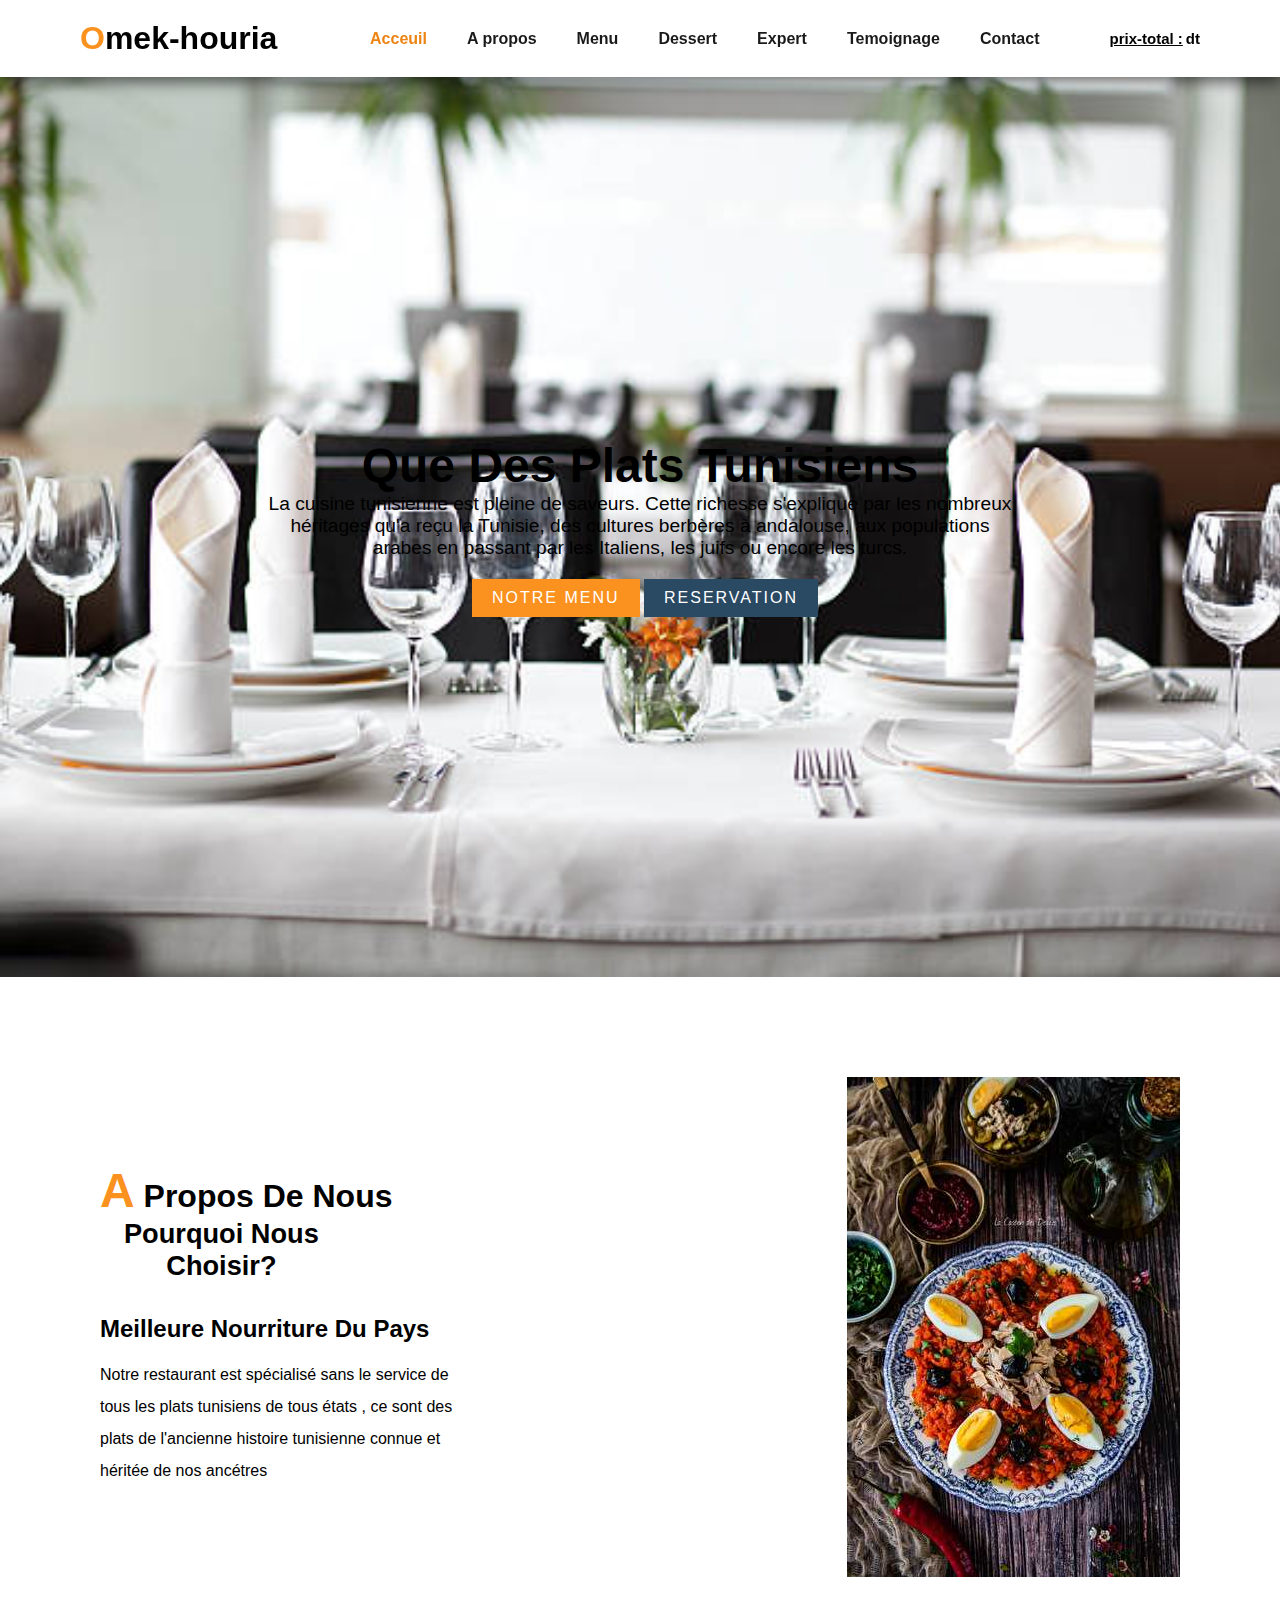
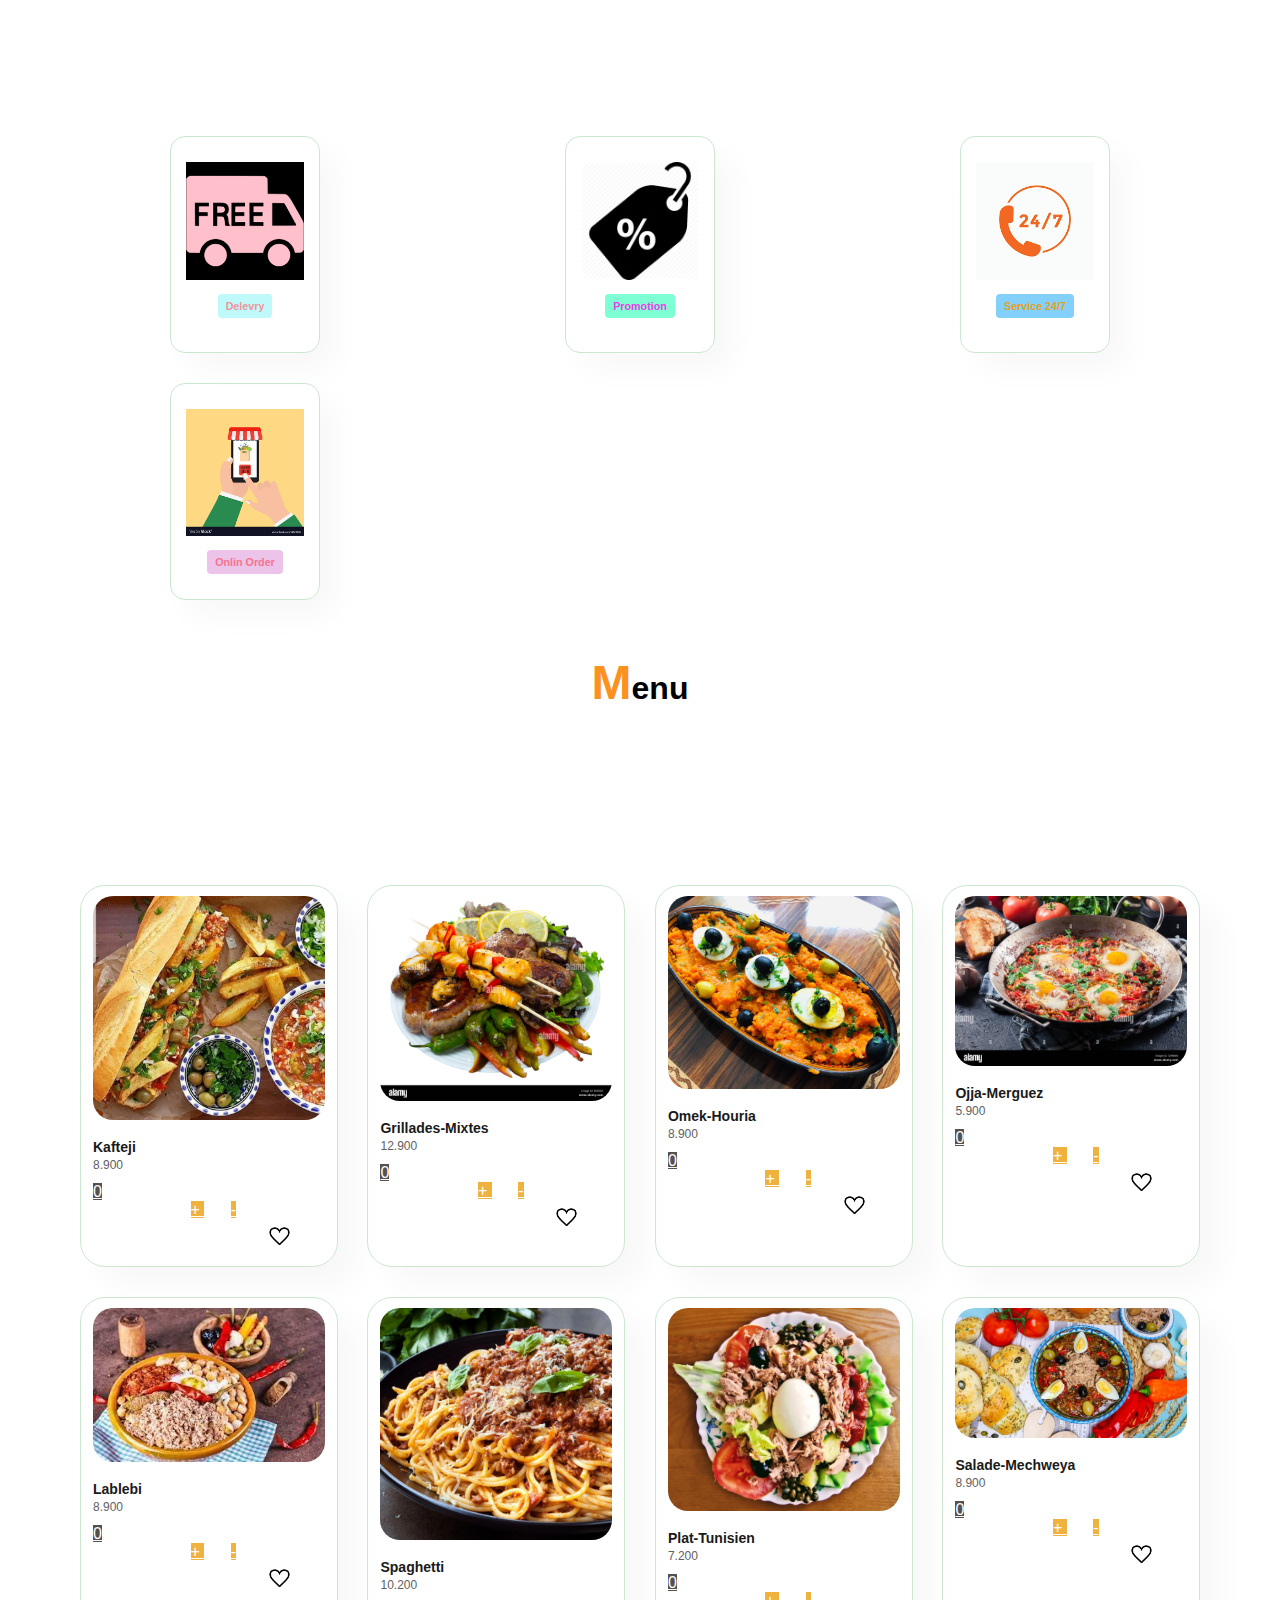
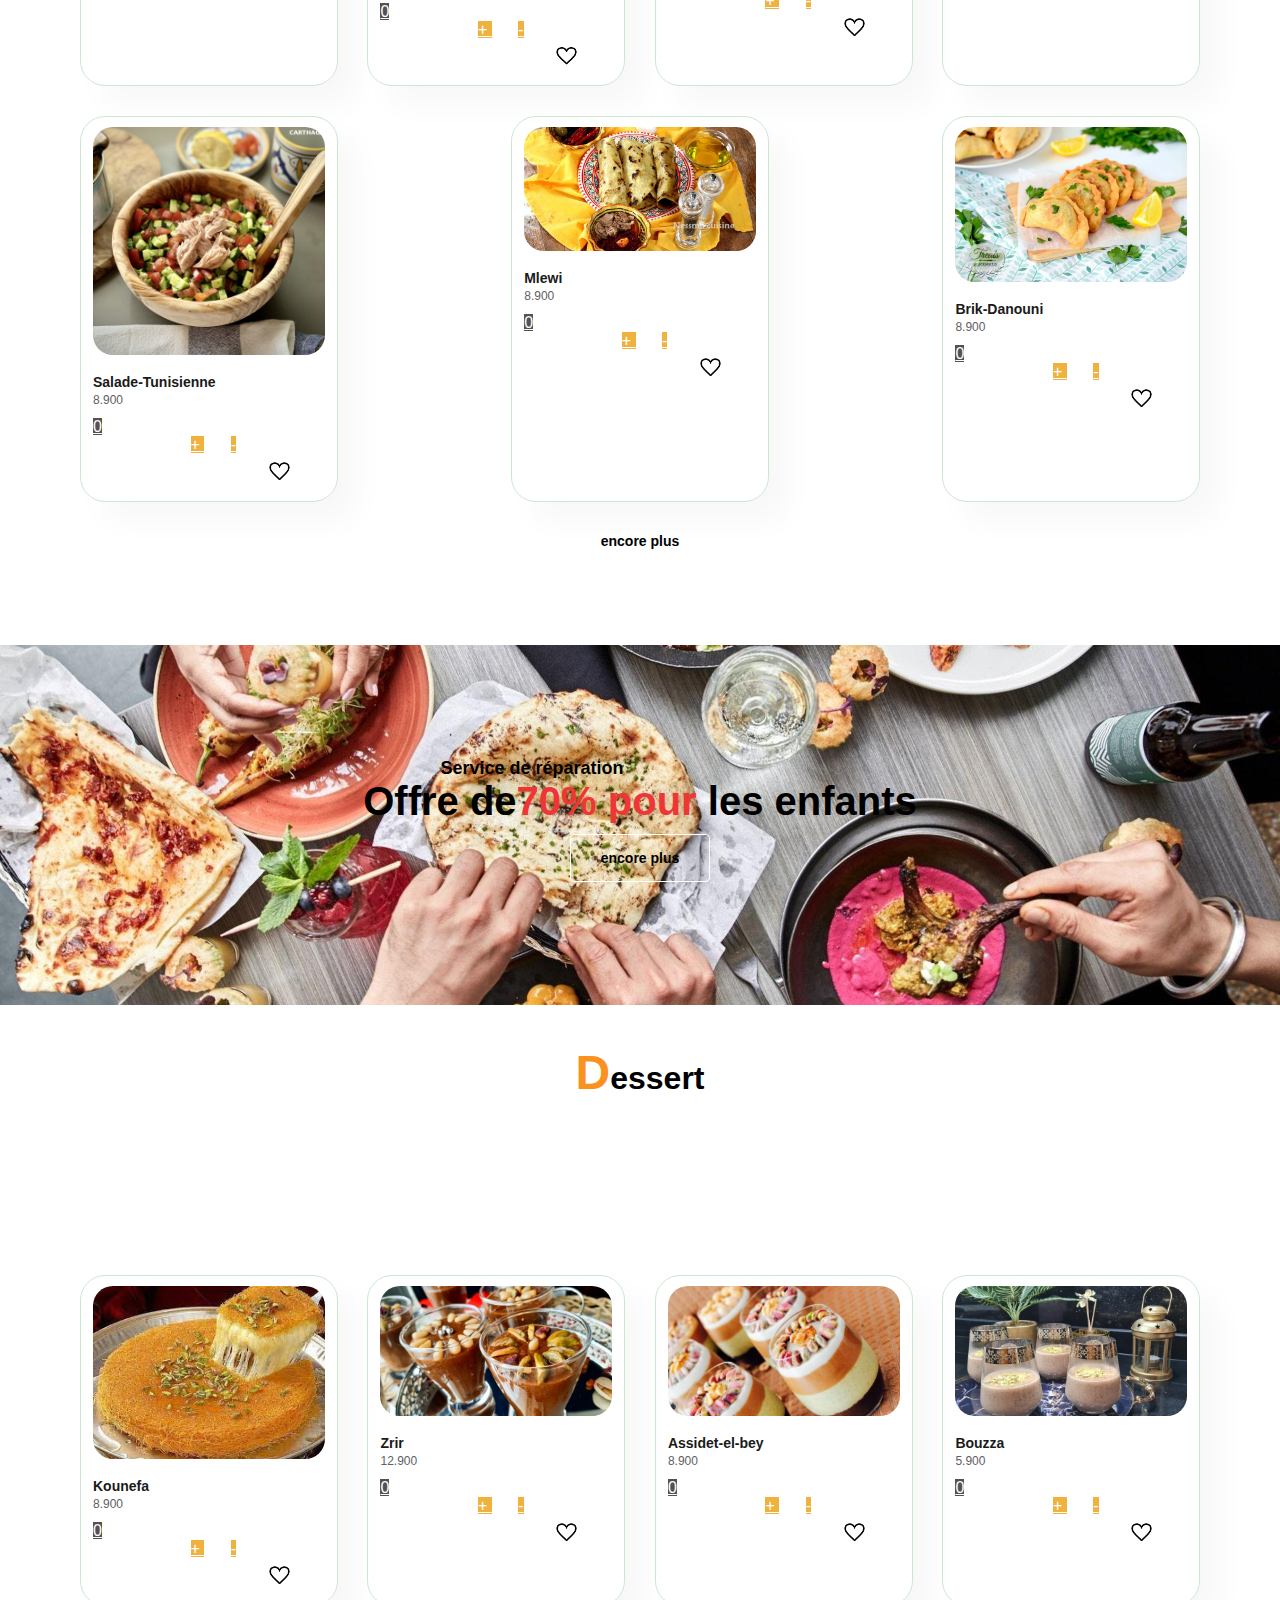
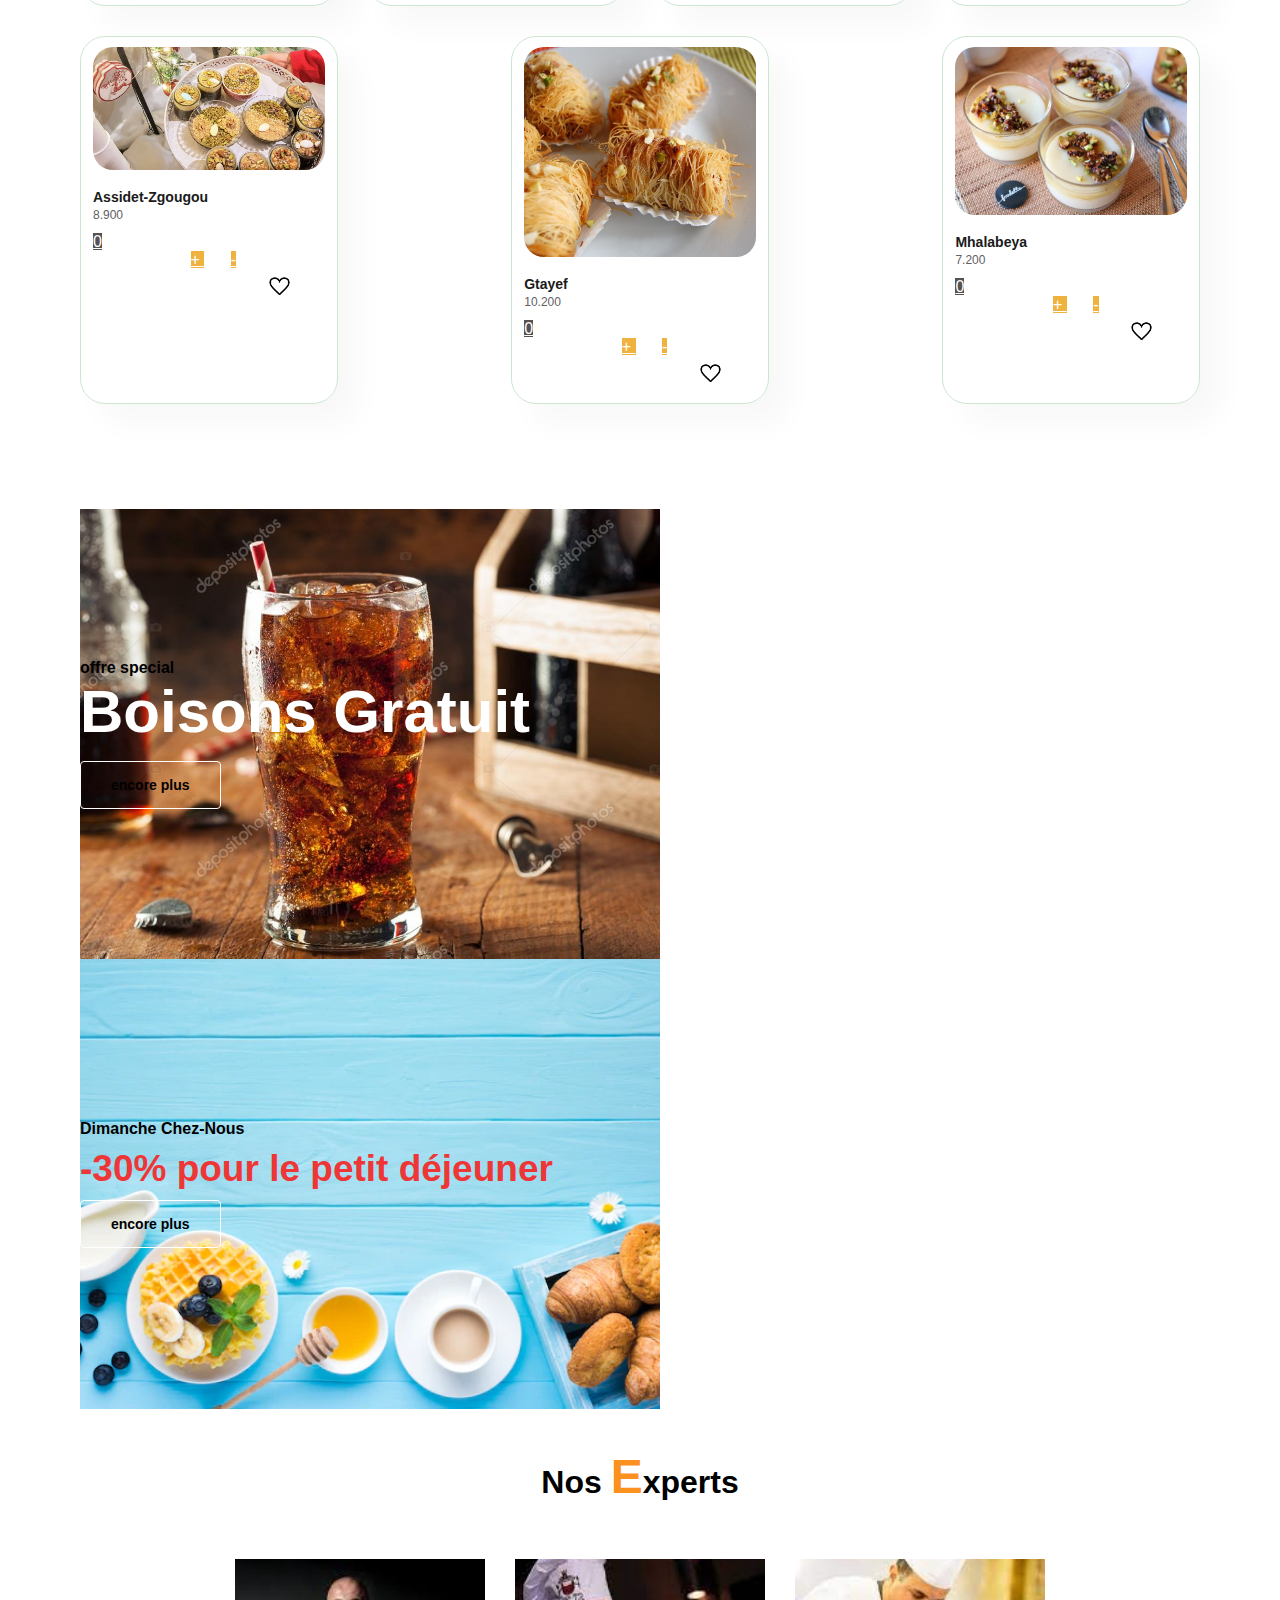
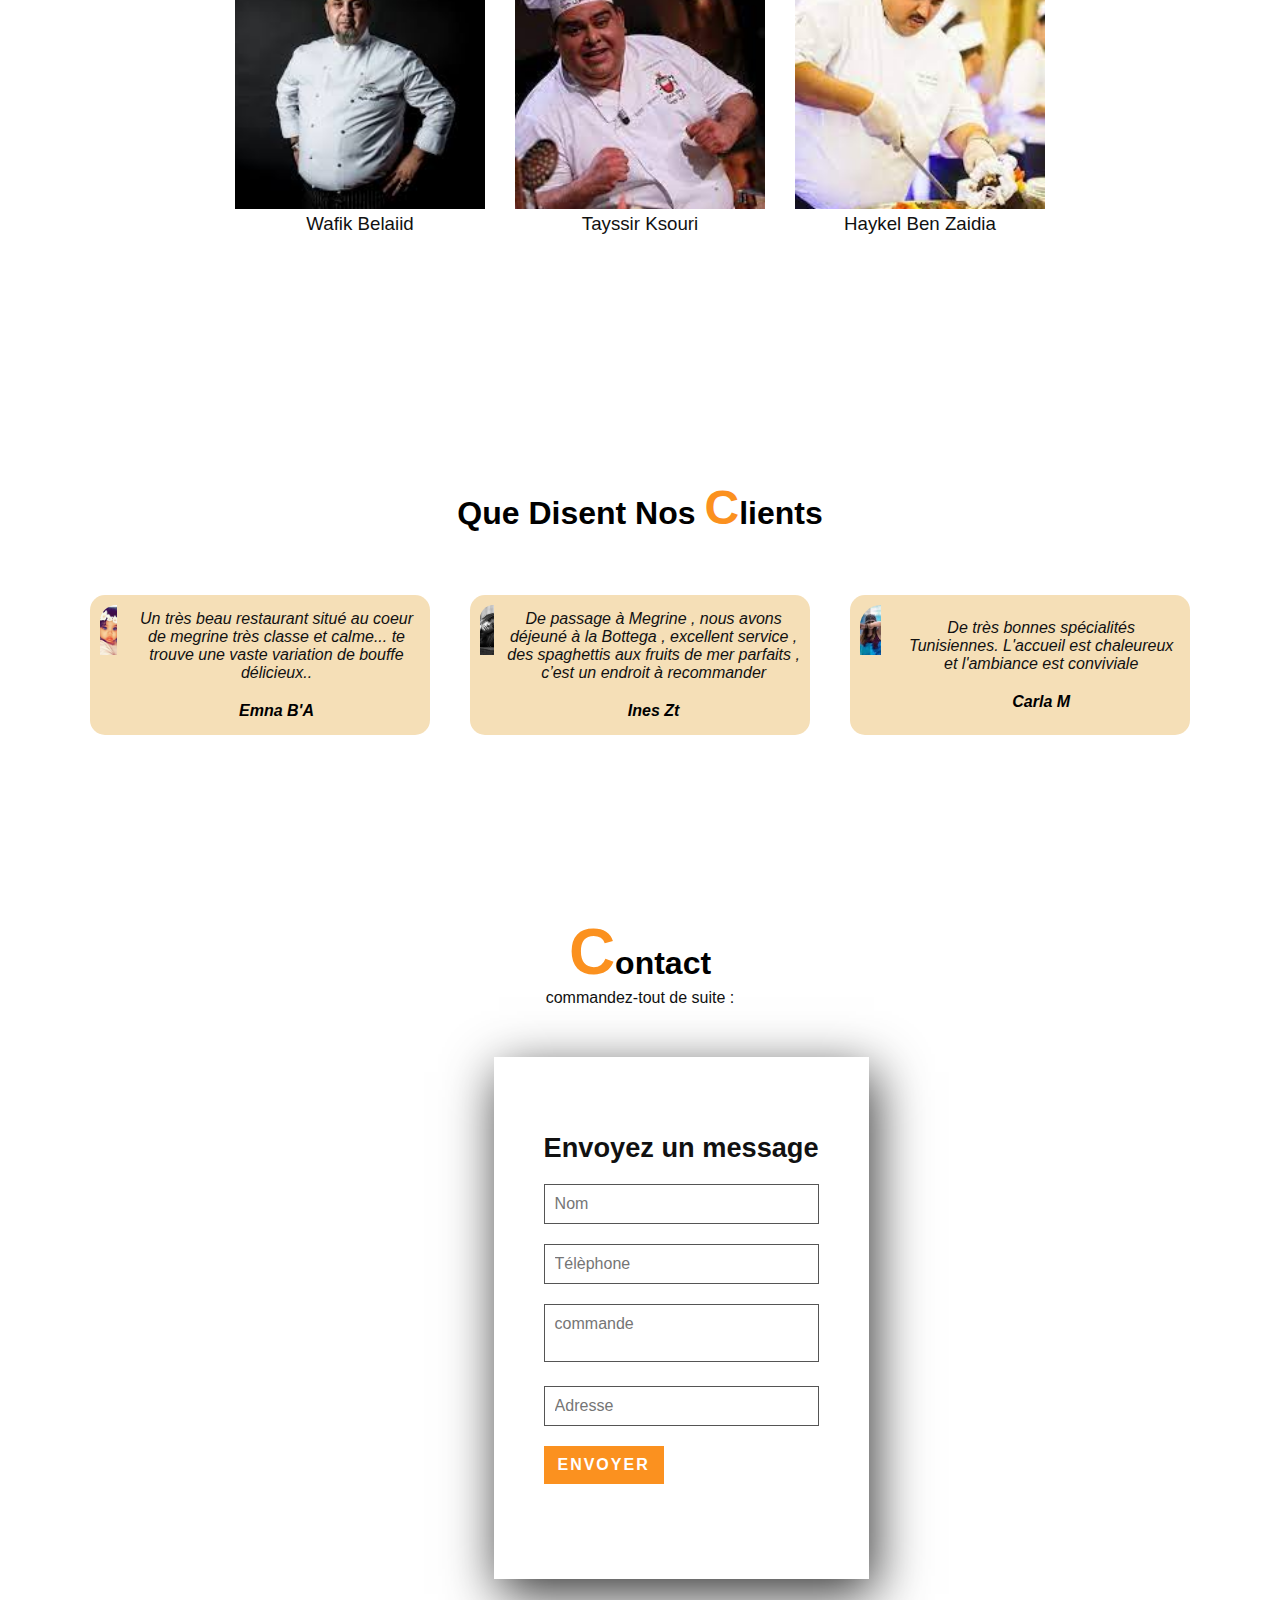
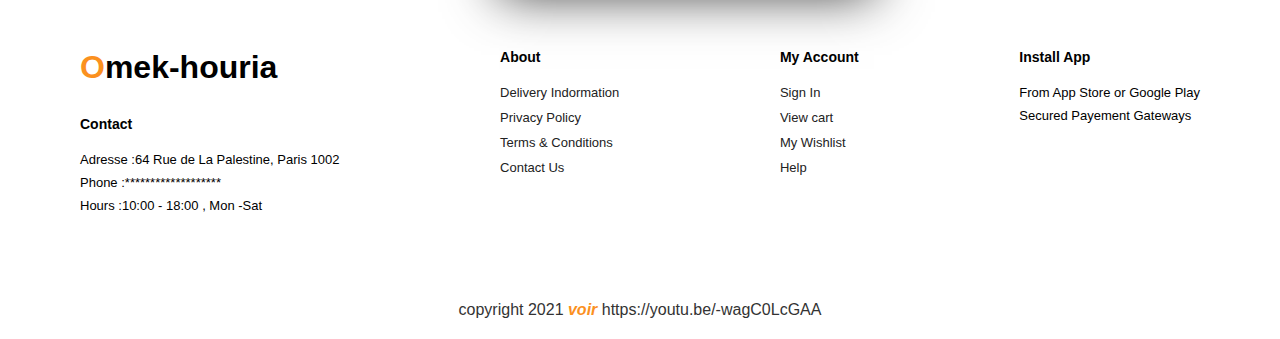
<file: index.html>
<!DOCTYPE html>
  <html lang="en">
    <head>
        <meta charset="UTF-8">
        <meta http-equiv="X-UA-Compatible" content="IE-edge">
        <meta name="viewport" content="width=device-width, initial-scale.0">
        <title>Resto</title>
        <link rel="stylesheet" href="style.css"> 
        <link rel="fontawesome" href="fontawesome-free-6.1.1-web/css/all.min.css">
        
    </head>
    <body>
        <section id="header">
            <a href="#" class="logo"><span>O</span>mek-houria</a>
           

        <div>
            <ul id="navbar">
                <li><a class="active" href="#banniere">Acceuil</a></li>
                <li><a href="#aprops">A propos</a></li>
                <li><a href="#product1">Menu</a></li>
                <li><a href="#product2">Dessert</a></li>
                <li><a href="#expert">Expert</a></li>
                <li><a href="#temoignage">Temoignage</a></li>
                <li><a href="#contact">Contact</a></li>
                <li><a href="#"><i class="fa-solid fa-cart-plus"></i></a></li>
                <div class="col-md-2 col-sm-3 col-xs-3" style=" text-align:center;  margin-left: 10px; padding-left: 10Spx;display:flex;align-items:center ;">
                                 
                    <h6 class="h6"><a href="#" style="color:#000;font-size: 15px ;" id="total">prix-total :</a> <a style="color:#000;font-size: 15px ">dt</a></h6>
            </ul>
            
            
            </div>
        
        </section>



        <!-- cart section end -->
        <section class="banniere" id="banniere">
            <div class="contenu">
                <h2>Que des plats tunisiens</h2>
                <p>
                    La cuisine tunisienne est pleine de saveurs. Cette richesse s'explique par les nombreux héritages qu'a reçu la Tunisie, des cultures berbères à andalouse, aux populations arabes en passant par les Italiens, les juifs ou encore les turcs.</p>
            <a href="meny.html"  class="btn1">Notre Menu</a>
            <a href="reservation.html" class="btn2">Reservation </a>
                </div>
        </section>

        <section class="aprops" id="aprops">
        <div class="row">
            <div class="col50"> 
                <h2 class="titre-text"><span>A</span> Propos De Nous</h2>
                <h1 class="heading"> Pourquoi Nous Choisir? </h1>
                <h3>Meilleure Nourriture Du Pays</h3>
                <p>Notre restaurant est spécialisé sans le service de tous les plats tunisiens de tous états , ce sont des plats de l'ancienne histoire tunisienne connue et héritée de nos ancétres</p>
    

            </div>
            <div class="col50"></div>
                <div class="img">
                    <img src="la-casbah-des-delices-salade-tunisienne-omek-houria.jpeg">
                </div>
            </div>
        </div>

        
        </section>
                
                <section id="feature" class="section-p1" >
                   
                    <div class="titre">
                        <h2 class="titre-text"></h2>
                            <p></p>
                    </div>


                <div class="fe-box">
                    <img src="images (1).png" alt="">
                 <h6>Delevry</h6>
                </div>

    <div class="fe-box">
        <img src="promotion-icon-png-11.jpg" alt="">
     <h6>Promotion</h6>
    </div>

    <div class="fe-box">
        <img src="images.png" alt="">
     <h6>Service 24/7</h6>
    </div>

    <div class="fe-box">
        <img src="téléchargement.png" alt="">
     <h6>Onlin Order</h6>
    </div>
  
</section>
                
            
          
        
        </section>
        <section class="menu" id="menu">
            <div class="titre">
                <h2 class="titre-text"><span>M</span>enu</h2>
                </div>
                </section>

        <section id="product1" class="section-p1">
            
            <div class="pro-container">
                <div class="pro">
                    <img src="6959.png" alt="">
                    <div class="des">
                        <span></span>
                        <h5>Kafteji</h5>
                        <div class="star">
                        <i class="fas fa-star"></i>    
                        </div>
                        <a class="bouphoto" style="background:transparent; color: white;"> <span style="color: black; font-size: 15px;" ></span><span class="prix" id="p1">8.900</span></a>
                
                
                    </div>
                <figcaption class="basphoto"> <a  class="bouphoto nbr" style="background:rgb(85, 81, 81);color: white; margin-right: 950%;" href="#+10">0</a>
                    
                    <a class="bouphoto plus" style="background:#f0b23e;color: white; margin: 10px; margin-right: 11%;" href="#+1"> + </a>
        
                    <a class="bouphoto moins" style="background:#f0b23e;color: white; margin: 1px;" href="#+1"> - </a>
                    <img id="heart" class="ph" src="coeur-blanc_318-10387.webp" alt="COEUR" max-width="15%" max-height="15%" style="padding-left:2px;">
           </figcaption>
                </div>
         
                <div class="pro">
                    <img src="meshana-skara-plat-de-la-cuisine-bulgare-grillades-mixtes-sont-composes-de-divers-types-de-grillades-de-viande-et-de-saucisses-avec-des-legumes-plus-de-bac-blanc-isole-r283ka.jpg" alt="">
                    <div class="des">
                        <span></span>
                        <h5>Grillades-Mixtes</h5>
                        <div class="star">
                        <i class="fas fa-star"></i>    
                        </div>
                        <a class="bouphoto" style="background:transparent; color: white;"> <span style="color: black; font-size: 15px;" ></span><span class="prix" id="p1">12.900</span></a>
                
                
                    </div>
                <figcaption class="basphoto"> <a  class="bouphoto nbr" style="background:rgb(85, 81, 81);color: white; margin-right: 950%;" href="#+10">0</a>
                    
                    <a class="bouphoto plus" style="background:#f0b23e;color: white; margin: 10px; margin-right: 11%;" href="#+1"> + </a>
        
                    <a class="bouphoto moins" style="background:#f0b23e;color: white; margin: 1px;" href="#+1"> - </a>
                    <img id="heart" class="ph" src="coeur-blanc_318-10387.webp" alt="COEUR" max-width="15%" max-height="15%" style="padding-left:2px;">
           </figcaption>
                </div>

                <div class="pro">
                    <img src="Omek-houria.jpg" alt="">
                    <div class="des">
                        <span></span>
                        <h5>Omek-Houria</h5>
                        <div class="star">
                        <i class="fas fa-star"></i>    
                        </div>
                        <a class="bouphoto" style="background:transparent; color: white;"> <span style="color: black; font-size: 15px;" ></span><span class="prix" id="p1">8.900</span></a>
                
                
                    </div>
                <figcaption class="basphoto"> <a  class="bouphoto nbr" style="background:rgb(85, 81, 81);color: white; margin-right: 950%;" href="#+10">0</a>
                    
                    <a class="bouphoto plus" style="background:#f0b23e;color: white; margin: 10px; margin-right: 11%;" href="#+1"> + </a>
        
                    <a class="bouphoto moins" style="background:#f0b23e;color: white; margin: 1px;" href="#+1"> - </a>
                    <img id="heart" class="ph" src="coeur-blanc_318-10387.webp" alt="COEUR" max-width="15%" max-height="15%" style="padding-left:2px;">
           </figcaption>
                </div>

                <div class="pro">
                    <img src="shakshuka-dans-une-poele-plat-traditionnel-du-moyen-orient-avec-les-oeufs-tomates-poivrons-legumes-et-fines-herbes-t24mm6.jpg" alt="">
                    <div class="des">
                        <span></span>
                        <h5>Ojja-Merguez</h5>
                        <div class="star">
                        <i class="fas fa-star"></i>    
                        </div>
                        <a class="bouphoto" style="background:transparent; color: white;"> <span style="color: black; font-size: 15px;" ></span><span class="prix" id="p1">5.900</span></a>
                
                
                    </div>
                <figcaption class="basphoto"> <a  class="bouphoto nbr" style="background:rgb(85, 81, 81);color: white; margin-right: 950%;" href="#+10">0</a>
                    
                    <a class="bouphoto plus" style="background:#f0b23e;color: white; margin: 10px; margin-right: 11%;" href="#+1"> + </a>
        
                    <a class="bouphoto moins" style="background:#f0b23e;color: white; margin: 1px;" href="#+1"> - </a>
                    <img id="heart" class="ph" src="coeur-blanc_318-10387.webp" alt="COEUR" max-width="15%" max-height="15%" style="padding-left:2px;">
           </figcaption>
                </div>

                <div class="pro">
                    <img src="téléchargement (3).jpg" alt="">
                    <div class="des">
                        <span></span>
                        <h5>Lablebi</h5>
                        <div class="star">
                        <i class="fas fa-star"></i>    
                        </div>
                        <a class="bouphoto" style="background:transparent; color: white;"> <span style="color: black; font-size: 15px;" ></span><span class="prix" id="p1">8.900</span></a>
                
                
                    </div>
                <figcaption class="basphoto"> <a  class="bouphoto nbr" style="background:rgb(85, 81, 81);color: white; margin-right: 950%;" href="#+10">0</a>
                    
                    <a class="bouphoto plus" style="background:#f0b23e;color: white; margin: 10px; margin-right: 11%;" href="#+1"> + </a>
        
                    <a class="bouphoto moins" style="background:#f0b23e;color: white; margin: 1px;" href="#+1"> - </a>
                    <img id="heart" class="ph" src="coeur-blanc_318-10387.webp" alt="COEUR" max-width="15%" max-height="15%" style="padding-left:2px;">
           </figcaption>
                </div>

                <div class="pro">
                    <img src="Spaghetti-Bolognese-sq.webp" alt="">
                    <div class="des">
                        <span></span>
                        <h5>Spaghetti</h5>
                        <div class="star">
                        <i class="fas fa-star"></i>    
                        </div>
                        <a class="bouphoto" style="background:transparent; color: white;"> <span style="color: black; font-size: 15px;" ></span><span class="prix" id="p1">10.200</span></a>
                
                
                    </div>
                <figcaption class="basphoto"> <a  class="bouphoto nbr" style="background:rgb(85, 81, 81);color: white; margin-right: 950%;" href="#+10">0</a>
                    
                    <a class="bouphoto plus" style="background:#f0b23e;color: white; margin: 10px; margin-right: 11%;" href="#+1"> + </a>
        
                    <a class="bouphoto moins" style="background:#f0b23e;color: white; margin: 1px;" href="#+1"> - </a>
                    <img id="heart" class="ph" src="coeur-blanc_318-10387.webp" alt="COEUR" max-width="15%" max-height="15%" style="padding-left:2px;">
           </figcaption>
                </div>

                <div class="pro">
                    <img src="plat-tunisien.jpg" alt="">
                    <div class="des">
                        <span></span>
                        <h5>Plat-Tunisien</h5>
                        <div class="star">
                        <i class="fas fa-star"></i>    
                        </div>
                        <a class="bouphoto" style="background:transparent; color: white;"> <span style="color: black; font-size: 15px;" ></span><span class="prix" id="p1">7.200</span></a>
                
                
                    </div>
                <figcaption class="basphoto"> <a  class="bouphoto nbr" style="background:rgb(85, 81, 81);color: white; margin-right: 950%;" href="#+10">0</a>
                    
                    <a class="bouphoto plus" style="background:#f0b23e;color: white; margin: 10px; margin-right: 11%;" href="#+1"> + </a>
        
                    <a class="bouphoto moins" style="background:#f0b23e;color: white; margin: 1px;" href="#+1"> - </a>
                    <img id="heart" class="ph" src="coeur-blanc_318-10387.webp" alt="COEUR" max-width="15%" max-height="15%" style="padding-left:2px;">
           </figcaption>
                </div>

                <div class="pro">
                    <img src="maxresdefault.jpg" alt="">
                    <div class="des">
                        <span></span>
                        <h5>Salade-Mechweya</h5>
                        <div class="star">
                        <i class="fas fa-star"></i>    
                        </div>
                        <a class="bouphoto" style="background:transparent; color: white;"> <span style="color: black; font-size: 15px;" ></span><span class="prix" id="p1">8.900</span></a>
                
                
                    </div>
                <figcaption class="basphoto"> <a  class="bouphoto nbr" style="background:rgb(85, 81, 81);color: white; margin-right: 950%;" href="#+10">0</a>
                    
                    <a class="bouphoto plus" style="background:#f0b23e;color: white; margin: 10px; margin-right: 11%;" href="#+1"> + </a>
        
                    <a class="bouphoto moins" style="background:#f0b23e;color: white; margin: 1px;" href="#+1"> - </a>
                    <img id="heart" class="ph" src="coeur-blanc_318-10387.webp" alt="COEUR" max-width="15%" max-height="15%" style="padding-left:2px;">
           </figcaption>
                </div>

                <div class="pro">
                    <img src="Slata-Tounssia-1024x1008.jpeg" alt="">
                    <div class="des">
                        <span></span>
                        <h5>Salade-Tunisienne</h5>
                        <div class="star">
                        <i class="fas fa-star"></i>    
                        </div>
                        <a class="bouphoto" style="background:transparent; color: white;"> <span style="color: black; font-size: 15px;" ></span><span class="prix" id="p1">8.900</span></a>
                
                
                    </div>
                <figcaption class="basphoto"> <a  class="bouphoto nbr" style="background:rgb(85, 81, 81);color: white; margin-right: 950%;" href="#+10">0</a>
                    
                    <a class="bouphoto plus" style="background:#f0b23e;color: white; margin: 10px; margin-right: 11%;" href="#+1"> + </a>
        
                    <a class="bouphoto moins" style="background:#f0b23e;color: white; margin: 1px;" href="#+1"> - </a>
                    <img id="heart" class="ph" src="coeur-blanc_318-10387.webp" alt="COEUR" max-width="15%" max-height="15%" style="padding-left:2px;">
           </figcaption>
                </div>

                <div class="pro">
                    <img src="22ff1baed7c518c8c29a3620d5ef8eb1.jpg" alt="">
                    <div class="des">
                        <span></span>
                        <h5>Mlewi</h5>
                        <div class="star">
                        <i class="fas fa-star"></i>    
                        </div>
                        <a class="bouphoto" style="background:transparent; color: white;"> <span style="color: black; font-size: 15px;" ></span><span class="prix" id="p1">8.900</span></a>
                
                
                    </div>
                <figcaption class="basphoto"> <a  class="bouphoto nbr" style="background:rgb(85, 81, 81);color: white; margin-right: 950%;" href="#+10">0</a>
                    
                    <a class="bouphoto plus" style="background:#f0b23e;color: white; margin: 10px; margin-right: 11%;" href="#+1"> + </a>
        
                    <a class="bouphoto moins" style="background:#f0b23e;color: white; margin: 1px;" href="#+1"> - </a>
                    <img id="heart" class="ph" src="coeur-blanc_318-10387.webp" alt="COEUR" max-width="15%" max-height="15%" style="padding-left:2px;">
           </figcaption>
                </div>

                <div class="pro">
                    <img src="featured_1_hub6e3f8dc209b40c9147f217b474e1546_206931_800x534_fill_q75_box_bottomleft.jpg" alt="">
                    <div class="des">
                        <span></span>
                        <h5>Brik-Danouni</h5>
                        <div class="star">
                        <i class="fas fa-star"></i>    
                        </div>
                        <a class="bouphoto" style="background:transparent; color: white;"> <span style="color: black; font-size: 15px;" ></span><span class="prix" id="p1">8.900</span></a>
                
                
                    </div>
                <figcaption class="basphoto"> <a  class="bouphoto nbr" style="background:rgb(85, 81, 81);color: white; margin-right: 950%;" href="#+10">0</a>
                    
                    <a class="bouphoto plus" style="background:#f0b23e;color: white; margin: 10px; margin-right: 11%;" href="#+1"> + </a>
        
                    <a class="bouphoto moins" style="background:#f0b23e;color: white; margin: 1px;" href="#+1"> - </a>
                    <img id="heart" class="ph" src="coeur-blanc_318-10387.webp" alt="COEUR" max-width="15%" max-height="15%" style="padding-left:2px;">
           </figcaption>
                </div>



                </div>
                <button class="normal">encore plus</button>
            </section>

            <section id="banner" class="section-m1">
                <h4>Service de réparation</h4>
                <h2>Offre de<span>70% pour </span>les enfants </h2>
                <button class="normal">encore plus</button>
            </section>
            
            <section class="menu" id="menu">
            <div class="titre">
                <h2 class="titre-text"><span>D</span>essert</h2>
                </div>
                </section>

            <section id="product2" class="section-p1">
            
                <div class="pro-container">
                    <div class="pro">
                        <img src="images (3).jpg" alt="">
                        <div class="des">
                            <span></span>
                            <h5>Kounefa</h5>
                            <div class="star">
                            <i class="fas fa-star"></i>    
                            </div>
                            <a class="bouphoto" style="background:transparent; color: white;"> <span style="color: black; font-size: 15px;" ></span><span class="prix" id="p1">8.900</span></a>
                    
                    
                        </div>
                    <figcaption class="basphoto"> <a  class="bouphoto nbr" style="background:rgb(85, 81, 81);color: white; margin-right: 950%;" href="#+10">0</a>
                        
                        <a class="bouphoto plus" style="background:#f0b23e;color: white; margin: 10px; margin-right: 11%;" href="#+1"> + </a>
            
                        <a class="bouphoto moins" style="background:#f0b23e;color: white; margin: 1px;" href="#+1"> - </a>
                        <img id="heart" class="ph" src="coeur-blanc_318-10387.webp" alt="COEUR" max-width="15%" max-height="15%" style="padding-left:2px;">
               </figcaption>
                    </div>
             
                    <div class="pro">
                        <img src="Le-zrir-un-delicieux-produit-du-terroir-tunisien.webp" alt="">
                        <div class="des">
                            <span></span>
                            <h5>Zrir</h5>
                            <div class="star">
                            <i class="fas fa-star"></i>    
                            </div>
                            <a class="bouphoto" style="background:transparent; color: white;"> <span style="color: black; font-size: 15px;" ></span><span class="prix" id="p1">12.900</span></a>
                    
                    
                        </div>
                    <figcaption class="basphoto"> <a  class="bouphoto nbr" style="background:rgb(85, 81, 81);color: white; margin-right: 950%;" href="#+10">0</a>
                        
                        <a class="bouphoto plus" style="background:#f0b23e;color: white; margin: 10px; margin-right: 11%;" href="#+1"> + </a>
            
                        <a class="bouphoto moins" style="background:#f0b23e;color: white; margin: 1px;" href="#+1"> - </a>
                        <img id="heart" class="ph" src="coeur-blanc_318-10387.webp" alt="COEUR" max-width="15%" max-height="15%" style="padding-left:2px;">
               </figcaption>
                    </div>
    
                    <div class="pro">
                        <img src="Assidet-elbey.jpg" alt="">
                        <div class="des">
                            <span></span>
                            <h5>Assidet-el-bey</h5>
                            <div class="star">
                            <i class="fas fa-star"></i>    
                            </div>
                            <a class="bouphoto" style="background:transparent; color: white;"> <span style="color: black; font-size: 15px;" ></span><span class="prix" id="p1">8.900</span></a>
                    
                    
                        </div>
                    <figcaption class="basphoto"> <a  class="bouphoto nbr" style="background:rgb(85, 81, 81);color: white; margin-right: 950%;" href="#+10">0</a>
                        
                        <a class="bouphoto plus" style="background:#f0b23e;color: white; margin: 10px; margin-right: 11%;" href="#+1"> + </a>
            
                        <a class="bouphoto moins" style="background:#f0b23e;color: white; margin: 1px;" href="#+1"> - </a>
                        <img id="heart" class="ph" src="coeur-blanc_318-10387.webp" alt="COEUR" max-width="15%" max-height="15%" style="padding-left:2px;">
               </figcaption>
                    </div>
    
                    <div class="pro">
                        <img src="maxresdefault (1).jpg" alt="">
                        <div class="des">
                            <span></span>
                            <h5>Bouzza</h5>
                            <div class="star">
                            <i class="fas fa-star"></i>    
                            </div>
                            <a class="bouphoto" style="background:transparent; color: white;"> <span style="color: black; font-size: 15px;" ></span><span class="prix" id="p1">5.900</span></a>
                    
                    
                        </div>
                    <figcaption class="basphoto"> <a  class="bouphoto nbr" style="background:rgb(85, 81, 81);color: white; margin-right: 950%;" href="#+10">0</a>
                        
                        <a class="bouphoto plus" style="background:#f0b23e;color: white; margin: 10px; margin-right: 11%;" href="#+1"> + </a>
            
                        <a class="bouphoto moins" style="background:#f0b23e;color: white; margin: 1px;" href="#+1"> - </a>
                        <img id="heart" class="ph" src="coeur-blanc_318-10387.webp" alt="COEUR" max-width="15%" max-height="15%" style="padding-left:2px;">
               </figcaption>
                    </div>
    
                    <div class="pro">
                        <img src="caaleyrebon-assida-zgougou.webp" alt="">
                        <div class="des">
                            <span></span>
                            <h5>Assidet-Zgougou</h5>
                            <div class="star">
                            <i class="fas fa-star"></i>    
                            </div>
                            <a class="bouphoto" style="background:transparent; color: white;"> <span style="color: black; font-size: 15px;" ></span><span class="prix" id="p1">8.900</span></a>
                    
                    
                        </div>
                    <figcaption class="basphoto"> <a  class="bouphoto nbr" style="background:rgb(85, 81, 81);color: white; margin-right: 950%;" href="#+10">0</a>
                        
                        <a class="bouphoto plus" style="background:#f0b23e;color: white; margin: 10px; margin-right: 11%;" href="#+1"> + </a>
            
                        <a class="bouphoto moins" style="background:#f0b23e;color: white; margin: 1px;" href="#+1"> - </a>
                        <img id="heart" class="ph" src="coeur-blanc_318-10387.webp" alt="COEUR" max-width="15%" max-height="15%" style="padding-left:2px;">
               </figcaption>
                    </div>
    
                    <div class="pro">
                        <img src="ec1c8c3e7775f711b87a3d9413e5a2ef--desserts-individuels-dessert-recipes.jpg" alt="">
                        <div class="des">
                            <span></span>
                            <h5>Gtayef</h5>
                            <div class="star">
                            <i class="fas fa-star"></i>    
                            </div>
                            <a class="bouphoto" style="background:transparent; color: white;"> <span style="color: black; font-size: 15px;" ></span><span class="prix" id="p1">10.200</span></a>
                    
                    
                        </div>
                    <figcaption class="basphoto"> <a  class="bouphoto nbr" style="background:rgb(85, 81, 81);color: white; margin-right: 950%;" href="#+10">0</a>
                        
                        <a class="bouphoto plus" style="background:#f0b23e;color: white; margin: 10px; margin-right: 11%;" href="#+1"> + </a>
            
                        <a class="bouphoto moins" style="background:#f0b23e;color: white; margin: 1px;" href="#+1"> - </a>
                        <img id="heart" class="ph" src="coeur-blanc_318-10387.webp" alt="COEUR" max-width="15%" max-height="15%" style="padding-left:2px;">
               </figcaption>
                    </div>
    
                    <div class="pro">
                        <img src="mouhalabia-mhalabia-flans-libanais-orient-fleur-d-oranger-721x524.jpg" alt="">
                        <div class="des">
                            <span></span>
                            <h5>Mhalabeya</h5>
                            <div class="star">
                            <i class="fas fa-star"></i>    
                            </div>
                            <a class="bouphoto" style="background:transparent; color: white;"> <span style="color: black; font-size: 15px;" ></span><span class="prix" id="p1">7.200</span></a>
                    
                    
                        </div>
                    <figcaption class="basphoto"> <a  class="bouphoto nbr" style="background:rgb(85, 81, 81);color: white; margin-right: 950%;" href="#+10">0</a>
                        
                        <a class="bouphoto plus" style="background:#f0b23e;color: white; margin: 10px; margin-right: 11%;" href="#+1"> + </a>
            
                        <a class="bouphoto moins" style="background:#f0b23e;color: white; margin: 1px;" href="#+1"> - </a>
                        <img id="heart" class="ph" src="coeur-blanc_318-10387.webp" alt="COEUR" max-width="15%" max-height="15%" style="padding-left:2px;">
               </figcaption>
                    </div>
    
                 </div>
                </section>


                <section id="sm-banner" class="section-p1">
                    <div class="banner-box">
                        <h4>offre special</h4>
                        <h2>Boisons Gratuit</h2>
                        <button class="normal">encore plus</button>
                    </div>
                
                    <div class="banner-box banner-box2">
                        <h4>Dimanche Chez-Nous</h4>
                        <h2>-30% pour le petit déjeuner</h2>
                        <button class="normal">encore plus</button>
                    </div>
                </section>
                
                

        <section class="expert" id="expert">
            <div class="titre">
                <h2 class="titre-text">Nos <span>E</span>xperts</h2>
            </div>
            <div class="contenu">
            <div class="box">
                <div class="imbox">
                    <img src="images.jpg">
                </div>
                <div class="text">
                    <h3>Wafik Belaiid</h3>
                </div>
            </div>
            <div class="box">
                <div class="imbox">
                    <img src="téléchargement (2).jpg">
                </div>
                <div class="text">
                    <h3>Tayssir Ksouri</h3>
                </div>
            </div>
            <div class="box">
                <div class="imbox">
                    <img src="téléchargement (1).jpg">
                </div>
                <div class="text">
                    <h3>Haykel Ben Zaidia</h3>
                </div>
            </div> 
            </div>

        </section>

        <section class="temoignage" id="temoignage">
            <div class="titre blanc">
                <h2 class="titre-text">Que Disent Nos <span>C</span>lients</h2>
            </div>
            <div class="contenu">
            <div class="box">
                <div class="imbox">
                    <img src="images (2).jpg">
                </div>
                <div class="text">
                    <p>Un très beau restaurant situé au coeur de megrine très classe et calme... te trouve une vaste variation de bouffe délicieux..</p>
                    <h3>Emna B'A</h3>
                </div>
            </div>
            <div class="box">
                <div class="imbox">
                    <img src="images (1).jpg">
                </div>
                <div class="text">
                    <p>De passage à Megrine , nous avons déjeuné à la Bottega , excellent service , des spaghettis aux fruits de mer parfaits , c’est un endroit à recommander</p>
                    <h3>Ines Zt</h3>
                </div>
            </div>
            <div class="box">
                <div class="imbox">
                    <img src="téléchargement (4).jpg">
                </div>
                <div class="text">
                    <p>De très bonnes spécialités Tunisiennes. L'accueil est chaleureux et l'ambiance est conviviale</p>
                    <h3>Carla M</h3>
                </div>
            </div> 
            </div>
        </section>
        <section class="contact" id="contact">
        <div class="titre noir">
            <h2 class="titre-text"><span>C</span>ontact</h2>
            <p>commandez-tout de suite :</p>

        </div>
        <div class="contactform">
            <h3>Envoyez un message</h3>

            <div class="inputboite">
                <input type="text" placeholder="Nom">
            </div>
            <div class="inputboite">
                <input type="text" placeholder="Télèphone">
            </div>
            <div class="inputboite">
             <textarea placeholder="commande"></textarea>
            </div>
            <div class="inputboite">
            <input type="text" placeholder="Adresse">
            </div>
            <div class="inputboite">
                <input type="submit" value="Envoyer">
            </div>
            
            </div>
        </section>
    

        <footer id="Blog" class="section-p1">
        

            <div class="col">
                <a href="#" class="logo"><span>O</span>mek-houria</a>
                <h4>Contact</h4>
                <p><strong>Adresse :</strong>64 Rue de La Palestine, Paris 1002</p>
           <p><strong>Phone :</strong>*******************</p>
           <p> <strong>Hours :</strong>10:00 - 18:00 , Mon -Sat</p>
           
            </div>
            <div class="col">
                <h4>About</h4>
               <a href="#">Delivery Indormation</a>
               <a href="#">Privacy Policy</a>
               <a href="#">Terms & Conditions</a>
               <a href="#">Contact Us</a>
            </div>
        
            <div class="col">
                <h4>My Account</h4>
               <a href="#">Sign In</a>
               <a href="#">View cart</a>
               <a href="#">My Wishlist</a>
               <a href="#">Help</a>
            </div>
        
            <div class="col install">
                <h4>Install App </h4>
                <p>From App Store or Google Play</p>
               
                
                
                <p>Secured Payement Gateways</p>
                
            </div>
        
        </footer>


        <div class="copyright">
            <p>copyright 2021 <a href="#https://youtu.be/-wagC0LcGAA">voir</a> https://youtu.be/-wagC0LcGAA</p>
        </div>
        
   
    


</footer>

    </body>
  </html>
</file>
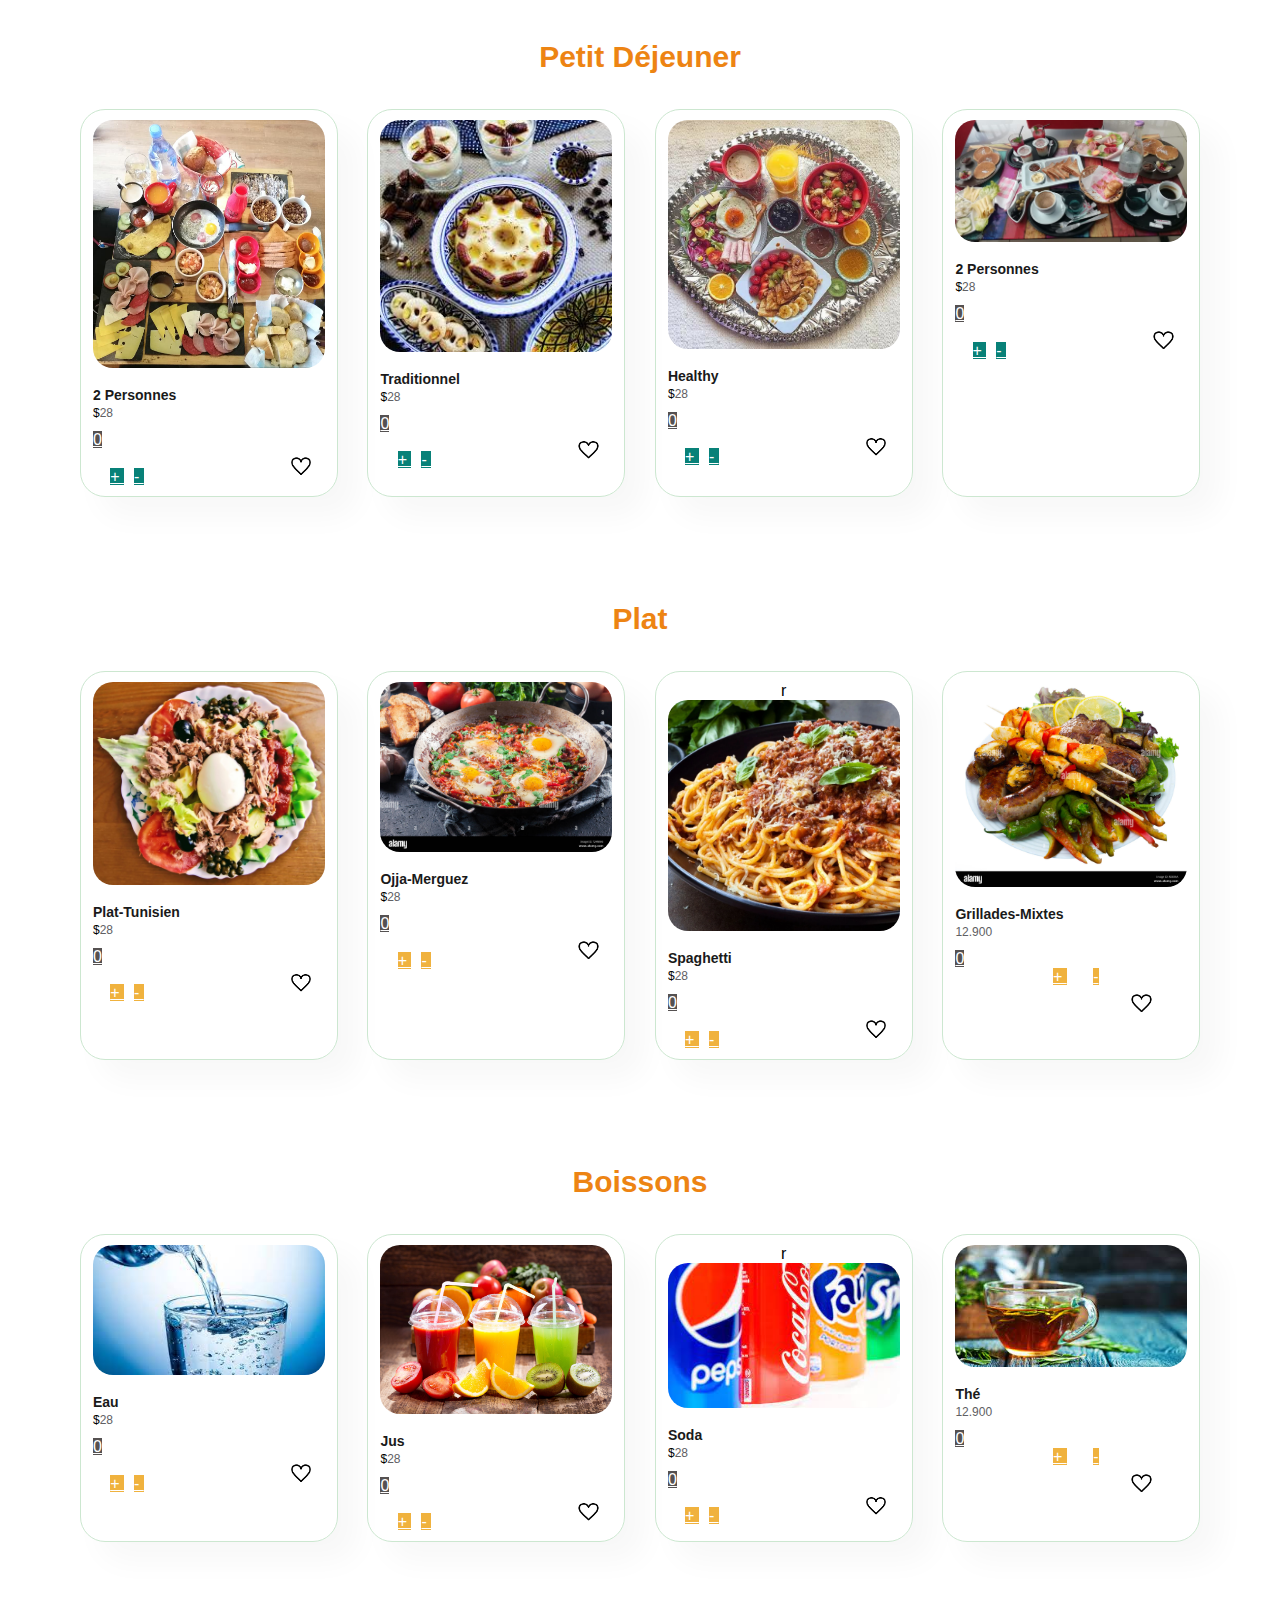
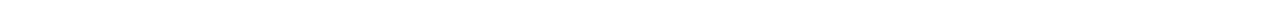
<file: meny.html>
<!DOCTYPE html>
<html lang="en">
  <head>
      <meta charset="UTF-8">
      <meta http-equiv="X-UA-Compatible" content="IE-edge">
      <meta name="viewport" content="width=device-width, initial-scale.0">
      <title>Resto</title>
      <link rel="stylesheet" href="style.css"> 
      <link rel="fontawesome" href="fontawesome-free-6.1.1-web/css/all.min.css">
      
  </head>
  <body>

    <section id="product1" class="section-p1">
        <h2>Petit Déjeuner</h2>
        
        <div class="pro-container">
            <div class="pro">
                <img src="station106.jpg" alt="">
                <div class="des">
                
                    <h5>2 Personnes</h5>
                    <div class="star">
                    <i class="fas fa-star"></i>    
                    <i class="fas fa-star"></i> 
                    <i class="fas fa-star"></i> 
                    <i class="fas fa-star"></i> 
                    <i class="fas fa-star"></i> 
                    </div>
                    <a class="bouphoto" style="background:transparent; color: white;"> <span style="color: black;" >$</span><span class="prix" id="p1">28</span></a>
            
            
                </div>
            <figcaption class="basphoto"> <a  class="bouphoto nbr" style="background:rgb(85, 81, 81);color: white; margin-right: 950%;" href="#+10">0</a>
                
                <a class="bouphoto plus" style="background:#088178;color: white; margin: 10px;" href="#+1">+ </a>
    
                <a class="bouphoto moins" style="background:#088178;color: white;" href="#+1">- </a>
                <img id="heart" class="ph" src="coeur-blanc_318-10387.webp" alt="COEUR" max-width="3%" max-height="3%" style="padding-left:2px;">
       </figcaption>
            </div>

            <div class="pro">
                <img src="téléchargement (7).jpg" alt="">
                <div class="des">
                
                    <h5>Traditionnel</h5>
                    <div class="star">
                    <i class="fas fa-star"></i>    
                    <i class="fas fa-star"></i> 
                    <i class="fas fa-star"></i> 
                    <i class="fas fa-star"></i> 
                    <i class="fas fa-star"></i> 
                    </div>
                    <a class="bouphoto" style="background:transparent; color: white;"> <span style="color: black;" >$</span><span class="prix" id="p1">28</span></a>
            
            
                </div>
            <figcaption class="basphoto"> <a  class="bouphoto nbr" style="background:rgb(85, 81, 81);color: white; margin-right: 950%;" href="#+10">0</a>
                
                <a class="bouphoto plus" style="background:#088178;color: white; margin: 10px;" href="#+1">+ </a>
    
                <a class="bouphoto moins" style="background:#088178;color: white;" href="#+1">- </a>
                <img id="heart" class="ph" src="coeur-blanc_318-10387.webp" alt="COEUR" max-width="3%" max-height="3%" style="padding-left:2px;">
       </figcaption>
            </div>


            <div class="pro">
                <img src="the1.jpg" alt="">
                <div class="des">
                
                    <h5>Healthy</h5>
                    <div class="star">
                    <i class="fas fa-star"></i>    
                    <i class="fas fa-star"></i> 
                    <i class="fas fa-star"></i> 
                    <i class="fas fa-star"></i> 
                    <i class="fas fa-star"></i> 
                    </div>
                    <a class="bouphoto" style="background:transparent; color: white;"> <span style="color: black;" >$</span><span class="prix" id="p1">28</span></a>
            
            
                </div>
            <figcaption class="basphoto"> <a  class="bouphoto nbr" style="background:rgb(85, 81, 81);color: white; margin-right: 950%;" href="#+10">0</a>
                
                <a class="bouphoto plus" style="background:#088178;color: white; margin: 10px;" href="#+1">+ </a>
    
                <a class="bouphoto moins" style="background:#088178;color: white;" href="#+1">- </a>
                <img id="heart" class="ph" src="coeur-blanc_318-10387.webp" alt="COEUR" max-width="3%" max-height="3%" style="padding-left:2px;">
       </figcaption>
            </div>


            <div class="pro">
                <img src="deuxe.jpg" alt="">
                <div class="des">
                
                    <h5>2 Personnes</h5>
                    <div class="star">
                    <i class="fas fa-star"></i>    
                    <i class="fas fa-star"></i> 
                    <i class="fas fa-star"></i> 
                    <i class="fas fa-star"></i> 
                    <i class="fas fa-star"></i> 
                    </div>
                    <a class="bouphoto" style="background:transparent; color: white;"> <span style="color: black;" >$</span><span class="prix" id="p1">28</span></a>
            
            
                </div>
            <figcaption class="basphoto"> <a  class="bouphoto nbr" style="background:rgb(85, 81, 81);color: white; margin-right: 950%;" href="#+10">0</a>
                
                <a class="bouphoto plus" style="background:#088178;color: white; margin: 10px;" href="#+1">+ </a>
    
                <a class="bouphoto moins" style="background:#088178;color: white;" href="#+1">- </a>
                <img id="heart" class="ph" src="coeur-blanc_318-10387.webp" alt="COEUR" max-width="3%" max-height="3%" style="padding-left:2px;">
       </figcaption>
            </div>

            </div>
            </section>




            <section id="product1" class="section-p1">
                <h2>Plat</h2>
                
                <div class="pro-container">
                    <div class="pro">
                        <img src="plat-tunisien.jpg" alt="">
                        <div class="des">
                        
                            <h5>Plat-Tunisien</h5>
                            <div class="star">
                            <i class="fas fa-star"></i>    
                            <i class="fas fa-star"></i> 
                            <i class="fas fa-star"></i> 
                            <i class="fas fa-star"></i> 
                            <i class="fas fa-star"></i> 
                            </div>
                            <a class="bouphoto" style="background:transparent; color: white;"> <span style="color: black;" >$</span><span class="prix" id="p1">28</span></a>
                    
                    
                        </div>
                    <figcaption class="basphoto"> <a  class="bouphoto nbr" style="background:rgb(85, 81, 81);color: white; margin-right: 950%;" href="#+10">0</a>
                        
                        <a class="bouphoto plus" style="background:#f0b23e;color: white; margin: 10px;" href="#+1">+ </a>
            
                        <a class="bouphoto moins" style="background:#f0b23e;color: white;" href="#+1">- </a>
                        <img id="heart" class="ph" src="coeur-blanc_318-10387.webp" alt="COEUR" max-width="3%" max-height="3%" style="padding-left:2px;">
               </figcaption>
                    </div>
        

                    <div class="pro">
                        <img src="shakshuka-dans-une-poele-plat-traditionnel-du-moyen-orient-avec-les-oeufs-tomates-poivrons-legumes-et-fines-herbes-t24mm6.jpg" alt="">
                        <div class="des">
                        
                            <h5>Ojja-Merguez</h5>
                            <div class="star">
                            <i class="fas fa-star"></i>    
                            <i class="fas fa-star"></i> 
                            <i class="fas fa-star"></i> 
                            <i class="fas fa-star"></i> 
                            <i class="fas fa-star"></i> 
                            </div>
                            <a class="bouphoto" style="background:transparent; color: white;"> <span style="color: black;" >$</span><span class="prix" id="p1">28</span></a>
                    
                    
                        </div>
                    <figcaption class="basphoto"> <a  class="bouphoto nbr" style="background:rgb(85, 81, 81);color: white; margin-right: 950%;" href="#+10">0</a>
                        
                        <a class="bouphoto plus" style="background:#f0b23e;color: white; margin: 10px;" href="#+1">+ </a>
            
                        <a class="bouphoto moins" style="background:#f0b23e;color: white;" href="#+1">- </a>
                        <img id="heart" class="ph" src="coeur-blanc_318-10387.webp" alt="COEUR" max-width="3%" max-height="3%" style="padding-left:2px;">
               </figcaption>
                    </div>

                    <div class="pro">r
                        <img src="Spaghetti-Bolognese-sq.webp" alt="">
                        <div class="des">
                        
                            <h5>Spaghetti</h5>
                            <div class="star">
                            <i class="fas fa-star"></i>    
                            <i class="fas fa-star"></i> 
                            <i class="fas fa-star"></i> 
                            <i class="fas fa-star"></i> 
                            <i class="fas fa-star"></i> 
                            </div>
                            <a class="bouphoto" style="background:transparent; color: white;"> <span style="color: black;" >$</span><span class="prix" id="p1">28</span></a>
                    
                    
                        </div>
                    <figcaption class="basphoto"> <a  class="bouphoto nbr" style="background:rgb(85, 81, 81);color: white; margin-right: 950%;" href="#+10">0</a>
                        
                        <a class="bouphoto plus" style="background:#f0b23e;color: white; margin: 10px;" href="#+1">+ </a>
            
                        <a class="bouphoto moins" style="background:#f0b23e;color: white;" href="#+1">- </a>
                        <img id="heart" class="ph" src="coeur-blanc_318-10387.webp" alt="COEUR" max-width="3%" max-height="3%" style="padding-left:2px;">
               </figcaption>
                    </div>


                    
                <div class="pro">
                    <img src="meshana-skara-plat-de-la-cuisine-bulgare-grillades-mixtes-sont-composes-de-divers-types-de-grillades-de-viande-et-de-saucisses-avec-des-legumes-plus-de-bac-blanc-isole-r283ka.jpg" alt="">
                    <div class="des">
                        <span></span>
                        <h5>Grillades-Mixtes</h5>
                        <div class="star">
                        <i class="fas fa-star"></i>    
                        </div>
                        <a class="bouphoto" style="background:transparent; color: white;"> <span style="color: black; font-size: 15px;" ></span><span class="prix" id="p1">12.900</span></a>
                
                
                    </div>
                <figcaption class="basphoto"> <a  class="bouphoto nbr" style="background:rgb(85, 81, 81);color: white; margin-right: 950%;" href="#+10">0</a>
                    
                    <a class="bouphoto plus" style="background:#f0b23e;color: white; margin: 10px; margin-right: 11%;" href="#+1"> + </a>
        
                    <a class="bouphoto moins" style="background:#f0b23e;color: white; margin: 1px;" href="#+1"> - </a>
                    <img id="heart" class="ph" src="coeur-blanc_318-10387.webp" alt="COEUR" max-width="15%" max-height="15%" style="padding-left:2px;">
           </figcaption>
                </div>
        
                 
                 
                    </div>
                    </section>



                    
            <section id="product1" class="section-p1">
                <h2>Boissons</h2>
                
                <div class="pro-container">
                    <div class="pro">
                        <img src="téléchargement (6).jpg" alt="">
                        <div class="des">
                        
                            <h5>Eau</h5>
                            <div class="star">
                            <i class="fas fa-star"></i>    
                            <i class="fas fa-star"></i> 
                            <i class="fas fa-star"></i> 
                            <i class="fas fa-star"></i> 
                            <i class="fas fa-star"></i> 
                            </div>
                            <a class="bouphoto" style="background:transparent; color: white;"> <span style="color: black;" >$</span><span class="prix" id="p1">28</span></a>
                    
                    
                        </div>
                    <figcaption class="basphoto"> <a  class="bouphoto nbr" style="background:rgb(85, 81, 81);color: white; margin-right: 950%;" href="#+10">0</a>
                        
                        <a class="bouphoto plus" style="background:#f0b23e;color: white; margin: 10px;" href="#+1">+ </a>
            
                        <a class="bouphoto moins" style="background:#f0b23e;color: white;" href="#+1">- </a>
                        <img id="heart" class="ph" src="coeur-blanc_318-10387.webp" alt="COEUR" max-width="3%" max-height="3%" style="padding-left:2px;">
               </figcaption>
                    </div>
        

                    <div class="pro">
                        <img src="jus-de-fruits-nitr-123RF.jpg" alt="">
                        <div class="des">
                        
                            <h5>Jus</h5>
                            <div class="star">
                            <i class="fas fa-star"></i>    
                            <i class="fas fa-star"></i> 
                            <i class="fas fa-star"></i> 
                            <i class="fas fa-star"></i> 
                            <i class="fas fa-star"></i> 
                            </div>
                            <a class="bouphoto" style="background:transparent; color: white;"> <span style="color: black;" >$</span><span class="prix" id="p1">28</span></a>
                    
                    
                        </div>
                    <figcaption class="basphoto"> <a  class="bouphoto nbr" style="background:rgb(85, 81, 81);color: white; margin-right: 950%;" href="#+10">0</a>
                        
                        <a class="bouphoto plus" style="background:#f0b23e;color: white; margin: 10px;" href="#+1">+ </a>
            
                        <a class="bouphoto moins" style="background:#f0b23e;color: white;" href="#+1">- </a>
                        <img id="heart" class="ph" src="coeur-blanc_318-10387.webp" alt="COEUR" max-width="3%" max-height="3%" style="padding-left:2px;">
               </figcaption>
                    </div>

                    <div class="pro">r
                        <img src="téléchargement.jpg" alt="">
                        <div class="des">
                        
                            <h5>Soda</h5>
                            <div class="star">
                            <i class="fas fa-star"></i>    
                            <i class="fas fa-star"></i> 
                            <i class="fas fa-star"></i> 
                            <i class="fas fa-star"></i> 
                            <i class="fas fa-star"></i> 
                            </div>
                            <a class="bouphoto" style="background:transparent; color: white;"> <span style="color: black;" >$</span><span class="prix" id="p1">28</span></a>
                    
                    
                        </div>
                    <figcaption class="basphoto"> <a  class="bouphoto nbr" style="background:rgb(85, 81, 81);color: white; margin-right: 950%;" href="#+10">0</a>
                        
                        <a class="bouphoto plus" style="background:#f0b23e;color: white; margin: 10px;" href="#+1">+ </a>
            
                        <a class="bouphoto moins" style="background:#f0b23e;color: white;" href="#+1">- </a>
                        <img id="heart" class="ph" src="coeur-blanc_318-10387.webp" alt="COEUR" max-width="3%" max-height="3%" style="padding-left:2px;">
               </figcaption>
                    </div>


                    
                <div class="pro">
                    <img src="téléchargement (5).jpg" alt="">
                    <div class="des">
                        <span></span>
                        <h5>Thé</h5>
                        <div class="star">
                        <i class="fas fa-star"></i>    
                        </div>
                        <a class="bouphoto" style="background:transparent; color: white;"> <span style="color: black; font-size: 15px;" ></span><span class="prix" id="p1">12.900</span></a>
                
                
                    </div>
                <figcaption class="basphoto"> <a  class="bouphoto nbr" style="background:rgb(85, 81, 81);color: white; margin-right: 950%;" href="#+10">0</a>
                    
                    <a class="bouphoto plus" style="background:#f0b23e;color: white; margin: 10px; margin-right: 11%;" href="#+1"> + </a>
        
                    <a class="bouphoto moins" style="background:#f0b23e;color: white; margin: 1px;" href="#+1"> - </a>
                    <img id="heart" class="ph" src="coeur-blanc_318-10387.webp" alt="COEUR" max-width="15%" max-height="15%" style="padding-left:2px;">
           </figcaption>
                </div>
        
                 
                 
                    </div>
                    </section>
</file>
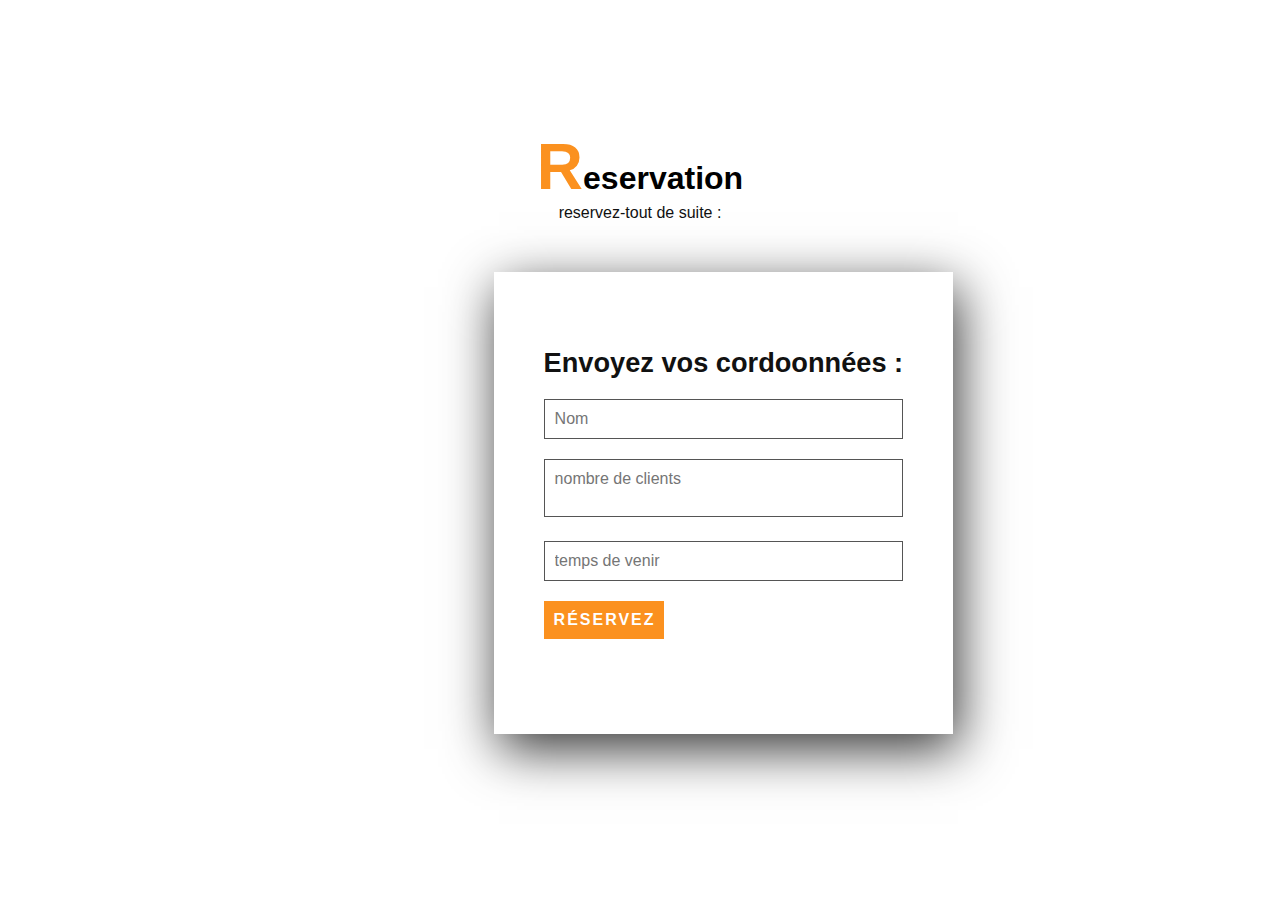
<file: reservation.html>
<!DOCTYPE html>
<html lang="en">
  <head>
      <meta charset="UTF-8">
      <meta http-equiv="X-UA-Compatible" content="IE-edge">
      <meta name="viewport" content="width=device-width, initial-scale.0">
      <title>Reservation</title>
      <link rel="stylesheet" href="style.css"> 
      <link rel="fontawesome" href="fontawesome-free-6.1.1-web/css/all.min.css">
      
  </head>
  <body>
    <section class="contact" id="contact">
        <div class="titre noir">
            <h2 class="titre-text"><span>R</span>eservation</h2>
            <p>reservez-tout de suite :</p>

        </div>
        <div class="contactform">
            <h3>Envoyez vos cordoonnées :</h3>

            <div class="inputboite">
                <input type="text" placeholder="Nom">
            </div>
           
            <div class="inputboite">
             <textarea placeholder="nombre de clients"></textarea>
            </div>
            <div class="inputboite">
            <input type="text" placeholder="temps de venir">
            </div>
            <div class="inputboite">
                <input type="submit" value="Réservez">
            </div>
            
            </div>
        </section>
</file>
<file: style.css>
*{
    margin: 0px;
    padding: 0px;
    box-sizing: border-box;
    font-family: 'poppins', sans-serif;
    scroll-behavior: smooth;
}

p{
    font-weight: 300;
    color: #111;
}

.section-p1{
    padding: 40px 80px;
}

.section-m1{
    margin: 40px 0;
}

button.normal{
    font-size: 14px;
    font-weight: 600;
    padding: 15px 30px;
    color: #000;
    background-color: transparent;
    border-radius: 4px;
    cursor: pointer;
    border: 1px solid #fff;
    outline: none;
    transition: 0.2s;
}

button.white{
    font-size: 13px;
    font-weight: 600;
    padding: 11px 18px;
    color: #fff;
    background-color: transparent;
    border-radius: 4px;
    cursor: pointer;
    border: none;
    outline: none;
    transition: 0.2s;
}


body{
    width: 100%;
}




#header{
    display: flex;
    align-items: center;
    justify-content: space-between;
    padding: 20px 80px;

    box-shadow: 0 5px 15px rgba(0, 0, 0, 0.6);
z-index: 999;
position: sticky;
top: 0;
left: 0;
}

#navbar{
    display: flex;
    align-items: center;
    justify-content: center;
}

#navbar li{
    list-style: none;
    padding: 0 20px;
    position: relative;
}

#navbar li a{
    text-decoration: none;
    font-size: 16px;
    font-weight: 600;
    color: #1a1a1a;
    transition: 0.3s ease;
}

#navbar li a:hover{
    color: #ed8413;
}

#navbar li a:hover,
#navbar li a.active{
    color:#ed8413 ;
}

#navbar li a.active::after,
#navbar li a:hover::after{
    content: "";
    width: 30%;
    height: 2px;
    background: #ed8413;
    position: abs olute;
    bottom: -4px;
    left: 20px;
}



.logo{
    color: #000;
    font-weight: bold;
    font-size: 2em;
    text-decoration: none;
}
.logo span{
    color: #fb911f;
}






.btn-reserve{
    padding: 10px 20px;
    background: #f2f2f2;
    margin-top: -10px;
    text-transform: uppercase;
}

.btn-reserve:hover{
    background: #d87710;
    transition: ease-out;
}

header .navbar li a:hover{
    color: #fb911f;
    border-bottom: 2px solid #fb911f;
}





.banniere{
    position: relative;
    width: 100%;
    min-height: 100vh;
    display: flex;
    justify-content: center;
    align-items: center;
    background-image: url(istockphoto-483869370-612x612.jpg);
    background-size: cover;
}

.banniere .contenu{
    max-width: 70%;
    text-align: center;
}
.banniere .contenu h2{
    color: #000;
    font-size: 3em;
    text-transform: capitalize;
}
.contenu p:nth-child(2){
    color: #000;
    font-size: 1.2em;
}

.btn1{
    font-size: 1em;
    color: #fff;
    background: #fb911f;
    padding: 10px 20px;
    display: inline-block;
    margin-top: 20px;
    text-decoration: none;
    text-transform: uppercase;
    letter-spacing: 2px;
    transition: 0.5s;
    margin-left: 10px;
}
.btn2{
    font-size: 1em;
    color: #fff;
    background: #2a4963;
    padding: 10px 20px;
    display: inline-block;
    margin-top: 20px;
    text-decoration: none;
    text-transform: uppercase;
    letter-spacing: 2px;
    transition: 0.5s;
    margin-left: 10
}

.btn1:hover{
    letter-spacing: 4px;
}  
  




.heading{
    text-align: center;
    color:var(--black);
    font-size: 1.7rem;
    padding-bottom: 0.7rem;
    margin-right: 35%;
    

}




section{
    padding: 100px;
}
.row{
    position: relative;
    width: 100%;
    display: flex;
    justify-content: space-between;
    align-items: center;
}

.row .col50{
    position: relative;
    width: 48%;
    justify-content: center;
    align-items: center;
}

.row .col50 .titre-text h2{
    margin-bottom: 0.5rem;
    justify-content: center;
    margin-top: 0.5%;
}

.row .col50 h3{
    color:var(--black);
    font-size: 1.5rem;
    padding:.5rem 0;
    margin-top: 3.5%;
}
.row .col50 .heading h1{
    margin-bottom: 10px;
    justify-content: center;
}


.row .col50 p{
    color:var(--light-color);
    font-size: 1rem;
    padding:.5rem 0;
    line-height: 2;
}


.titre-text{
    color: #000;
    font-size: 2em;
    font-weight: 300px;
    text-transform: capitalize;
}

.titre-text span{
    color: #fb911f;
    font-size: 1.5em;
    font-weight: 700px;
}
.row .col50 .icons-container{
    display: flex;
    gap:1rem;
    flex-wrap: wrap;
    padding:1rem 0;
    margin-top: .5rem;
}

.row .col50 .icons-container .icons{
    background:#eee;
    border-radius: .5rem;
    border:.1rem solid rgba(0,0,0,.2);
    display: flex;
    align-items: center;
    justify-content: center;
    gap:1rem;
    flex:1 1 17rem;
    padding:1.5rem 1rem;
}

.row .col50 .icons-container .icons i{
    font-size: 2.5rem;
    color:var(--green);
}

.row .col50 .icons-container .icons span{
    font-size: 1.5rem;
    color:var(--black);
}


.row .col50 img{
    height: 100px;
    width: 100px;
    position: relative;
}

.titre{
    display: flex;
    width: 100%;
    justify-content: center;
    align-items: center;
    flex-direction: column;
}

.menu{
    margin-top: -100px;
}

#product1{
    text-align: center;
    margin-bottom: 10px;
    }

    #product1 h2{
        font-size: 30px;
        color: #ed8413;
    }
    
    #product1 .pro-container{
        display: flex;
        justify-content: space-between;
        padding-top: 20px;
        flex-wrap: wrap;
    }
    #product1 p{
        font-size: 25px;
        color: hsl(330, 71%, 45%);
        margin: 15px 0 20px 0;
        margin-right: 2%;
        justify-content: center;
    }
    
    #product1 .pro{
        width: 23%;
        min-width: 250px;
        padding: 10px 12px;
        border: 1px solid #cce7d0;
        border-radius: 25px;
        cursor:pointer;
        box-shadow: 20px 20px 30px rgba(0, 0, 0, 0.03);
        margin: 15px 0;
        transition: 0.2s ease;
        position: relative;
    
    }
    #product1 .pro:hover{
        box-shadow: 20px 20px 30px rgba(0, 0, 0, 0.6);
    }
    #product1 .pro img{
        width: 100%;
        border-radius: 20px;
    }
    
    #product1 .pro .des{
        text-align: start;
        padding: 10px 0;
    }
    #product1 .pro .des span{
        color: #606063;
        font-size: 12px;
    }
    #product1 .pro .des h5{
        padding-top: 5px;
        color: #1a1a1a;
        font-size: 14px;
    }
    #product1 .pro .des h4{
        padding-top: 7px;
        color: #088178;
        font-size: 15px;
        font-weight: 700;
        text-align: start;
      margin-top: 10px;
      margin: 7px 5px;
    }
    
    #product1 .pro .des i{
        font-size: 12px;
        color: rgb(243, 181, 25);
    }
    
    #product1 .pro .cart{
        width: 40px;
        height: 40px;
        line-height: 40px;
        border-radius: 50px;
        background-color: #e8f6ea;
        font-weight: 500;
        color: #06756d;
        border: 1px solid #cce7d0;
        position: absolute;
        bottom: 20px;
        right: 10px;
        }
        #product1 .pro .cart .figcaption a:hover {
            background: none;
            box-shadow: 0 0 0 white;
        }
    
        #product1 .basphoto img{
            width: 15%;
            height: 15%;
            margin-left: 60%;
        }

        #product1 button:hover{
            background-color: #ed8413;
            color: white;
        }
        



        #product2{
            text-align: center;
            margin-bottom: 10px;
            }
            
            #product2 .pro-container{
                display: flex;
                justify-content: space-between;
                padding-top: 20px;
                flex-wrap: wrap;
            }
            #product2 p{
                font-size: 25px;
                color: hsl(330, 71%, 45%);
                margin: 15px 0 20px 0;
                margin-right: 2%;
                justify-content: center;
            }
            
            #product2 .pro{
                width: 23%;
                min-width: 250px;
                padding: 10px 12px;
                border: 1px solid #cce7d0;
                border-radius: 25px;
                cursor:pointer;
                box-shadow: 20px 20px 30px rgba(0, 0, 0, 0.03);
                margin: 15px 0;
                transition: 0.2s ease;
                position: relative;
            
            }
            #product2 .pro:hover{
                box-shadow: 20px 20px 30px rgba(0, 0, 0, 0.6);
            }
            #product2 .pro img{
                width: 100%;
                border-radius: 20px;
            }
            
            #product2 .pro .des{
                text-align: start;
                padding: 10px 0;
            }
            #product2 .pro .des span{
                color: #606063;
                font-size: 12px;
            }
            #product2 .pro .des h5{
                padding-top: 5px;
                color: #1a1a1a;
                font-size: 14px;
            }
            #product2 .pro .des h4{
                padding-top: 7px;
                color: #088178;
                font-size: 15px;
                font-weight: 700;
                text-align: start;
              margin-top: 10px;
              margin: 7px 5px;
            }
            
            #product2 .pro .des i{
                font-size: 12px;
                color: rgb(243, 181, 25);
            }
            
            #product2 .pro .cart{
                width: 40px;
                height: 40px;
                line-height: 40px;
                border-radius: 50px;
                background-color: #e8f6ea;
                font-weight: 500;
                color: #06756d;
                border: 1px solid #cce7d0;
                position: absolute;
                bottom: 20px;
                right: 10px;
                }
                #product2 .pro .cart .figcaption a:hover {
                    background: none;
                    box-shadow: 0 0 0 white;
                }
            
                #product2 .basphoto img{
                    width: 15%;
                    height: 15%;
                    margin-left: 60%;
                }
        
                #product2 button:hover{
                    background-color: #ed8413;
                    color: white;
                }














        
   #banner{
    display: flex;
    flex-direction: column;
    justify-content: center;
    align-items: center;
    text-align: center;
    background-image: url(559821_sld.jpg);
    width: 100%;
    height: 40vh;
    background-size: cover;
    background-position: center;
}

#banner h4{
    font-size: 18px;
    color: #000;
    line-height: 10%;
    margin-right: 20%;

}
#banner h2{
    font-size: 40px;
    color: #000;
   padding: 10px 0;

}

#banner h2 span{
    color: #ef3636;

}

#banner button:hover{
    background-color: #ed8413;
    color: white;
}





#feature{
    display: flex;
    align-items: center;
    justify-content: space-between;
    flex-wrap: wrap;
}


#feature .fe-box{
    width: 150px;
    height: 217px;
    text-align: center;
    padding: 25px 15px;
    box-shadow: 17px 17px 31px rgba(0, 0, 0, 0.03);
    border: 1px solid #cce7d0;
    border-radius: 15px;
    margin: 15px 90px;

    
   
}

#feature .fe-box:hover{
    box-shadow: 10px 10px 54px rgba(0, 0, 0, 0.03);


}
#feature .fe-box img{
    width: 100%;
    margin-bottom: 10px;


}
#feature .fe-box h6{
    display: inline-block ;
    padding: 7px 8px 6px 8px;
    line-height: 1;
    border-radius: 4px;
    color: #f47492;
    background-color: #ecc4e9;
}
#feature .fe-box:nth-child(2) h6{
    background-color: rgb(192, 249, 249);
    color: hsl(353, 75%, 76%);
}

#feature .fe-box:nth-child(3) h6{
    background-color: aquamarine;
    color: #e93ee9;
}
#feature .fe-box:nth-child(4) h6{
    background-color: #83d1fb;
    color: #e6a01e;
}




#sm-banner {
    display: flex;
    justify-content: space-between;
    flex-wrap: wrap;

}
 
#sm-banner .banner-box{
    display: flex;
    flex-direction: column;
    justify-content: center;
    align-items: flex-start;
    
    background-image: url(depositphotos_75790055-stock-photo-refreshing-bubbly-soda-pop.jpg);
    min-width: 580px;
    height: 50vh;
    background-size: cover;
    background-position: center;
}
#sm-banner .banner-box2{

    background-image: url(table-petit-dejeuner-plate-fond_23-2148200696.webp);
}lady-hands-arms-telephone-
#sm-banner h4{
   color: white;
   font-size: 20px;
   font-weight: 10%;
   margin-right: 50%;
   align-items: flex-start;
   
   

}

#sm-banner h2{
    font-size: 60px;
    font-weight: 800;
    color: #fff;
    padding-bottom: 15px;
}

#sm-banner .banner-box:hover button{
    background-color: #f47492;
    border: 1px solid #f47492;
}

#sm-banner .banner-box2 h2{
    color: #ef3636;
    font-size: 37px;
   padding: 10px 0;
}





.expert{
    margin-top: -100px;
}

.expert .contenu{
    display: flex;
    flex-wrap: wrap;
    justify-content: center;
    margin-top: 40px;
}

.expert .contenu .box{
    width: 250px;
    margin: 15px;
}

.expert .contenu .box img{
    position: relative;
    width: 250px;
    height: 250px;
    top: 0;
    left: 0;
    object-fit: cover;
}

.expert .contenu .box h3{
    color: #111;
    font-weight: 400;
    text-align: center;
}

.temoignage{
    
        margin-top: 100px;
        background-color: transparent;
        display: flex;
        flex-wrap:wrap;
        justify-content: space-between;
        padding: 30px;
    }


.temoignage .contenu{
    display: flex;
    margin-top: 40px;
    width: 100%;
    justify-content: center;
    align-items: center;
    flex-wrap: wrap;
    flex-direction: row;
}

.temoignage .contenu .box{
    width: 340px;
    margin: 20px;
    background: #f5dfb7;
    display: flex;
    justify-content: center;
    align-items: center;
    flex-direction: row;
    border-radius: 15px;
    padding: 10px;
}

.temoignage .contenu .box .imbox{
    width: 100px;
    height: 100px;
    border-radius: 50px;
    position: relative;
    margin-bottom: 20px;
    overflow: hidden;
}

.temoignage .contenu .box .imbox img{
    position: relative;
    width: 50%;
    height: 50%;
    top: 0;
    left: 0;
    object-fit: cover;
    justify-content: center;
    align-items: center;
}

.temoignage .contenu .box .text{
    text-align: center;
    color: #666;
    font-style: italic;
}

.temoignage .contenu .box h3{
   color: #000;
   margin-top: 20px;
   font-size: 1em;
   font-weight: 600;
}

.blanc .titre-text{
    color: #000;
}

.blanc .titre-text,
.blanc p{
    color: #000;
}

.contact{
    margin-top: 100px;
    background-color: #fff;
    display: flex;
    flex-wrap:wrap;
    justify-content: space-between;
    padding: 30px;
   
}

.contactform{
    padding: 75px 50px;
    background: #fff;
    box-shadow: 5px 15px 50px rgba(0,0,0, 0.8);
    max-width: 500px;
    margin-top: 50px;
    justify-content: center;
    align-items: center;
    margin-left: 38%;
}
.contactform .inputboite{
    position: relative;
    width: 100%;
    margin-bottom: 20px;
   

}

.contactform h3{
    color: #111;
    font-size: 1.7em;
    margin-bottom: 20px;
   
}

.contactform .inputboite input,
.contactform .inputboite textarea{
    width: 100%;
    border: 1px solid #555;
    padding: 10px;
    color: #111;
    outline: none;
    font-size: 16px;
    font-weight: 300;
    resize: none;
}

.contactform .inputboite input[type="submit"]{
    font-size: 1em;
    font-weight: 700;
    color: #fff;
    background: #fb911f;
    display: inline-block;
    cursor: pointer;
    text-transform: uppercase;
    text-decoration: none;
    letter-spacing: 2px;
    outline: none;
    border: none;
    transition: 0.5s;
    max-width: 120px;
    align-items: center;
    justify-content: center ;
}

.copyright{
    padding: 20px 40px;
    border-top: 2px rgba(0, 0, 0, 0.1);
    background: rgba(228, 222, 222,);
    text-align: center;
}

.copyright p:nth-child(1){
    color: #333;
}

.copyright a{
    color: #fb911f;
    text-decoration: none;
    font-weight: 600;
    font-style: italic;
}

.contact .titre-text span{
    color: #fb911f;
    font-size: 2em;
}

header.sticky{
    background: #fff;
    padding: 10px 10px;
    box-shadow: 0px 5px 20px rgba(0, 0, 0, 0.05);
}

header.sticky .logo{
    color: #000;
}

header.sticky .navbar li a {
    color: #000;
}

header.sticky li a:hover{
    color: #fb911f;
    border-bottom: 2px solid #fb911f;
}
 









footer{
    display: flex;
   flex-wrap: wrap;
   justify-content: space-between;
}

footer .col{
    display: flex;
    flex-direction: column;
    align-items: flex-start;
    margin-bottom: 20px;
}

footer .logo{
    margin-bottom: 30px;
}

footer h4{
    font-size: 14px;
    padding-bottom: 20px;
    color: #000;
}

footer p{
    font-size: 13px;
    margin: 0 0 8px 0;
    color: #000;
}

footer a{
    font-size: 13px;
    text-decoration: none;
    color: #222;
    margin-bottom: 10px;
}

footer .follow{
    margin-top: 20px;
}

footer .follow i{
    color: #465b52;
    padding-right: 4px;
    cursor: pointer;
}

footer .install .row img{
    border: 1px solid #088178;
    border-radius: 6px;
}

footer .install img{
    margin: 10px 0 15px 0;
    width: 70%;
    height: 20%;
}


footer .follow i:hover,
footer a:hover{
    color: #088178;

}








#product4{
    text-align: center;
    }

#product4 .pro-container{
    display: flex;
    justify-content: space-between;
    padding-top: 20px;
    flex-wrap: wrap;
}
#product4 p{
    font-size: 25px;
    color: hsl(330, 71%, 45%);
    margin: 15px 0 20px 0;
    margin-right: 2%;
    justify-content: center;
}

#product4 .pro{
    width: 23%;
    min-width: 250px;
    padding: 10px 12px;
    border: 1px solid #cce7d0;
    border-radius: 25px;
    cursor:pointer;
    box-shadow: 20px 20px 30px rgba(0, 0, 0, 0.03);
    margin: 15px 0;
    transition: 0.2s ease;
    position: relative;

}
#product4 .pro:hover{
    box-shadow: 20px 20px 30px rgba(0, 0, 0, 0.6);
}
#product4 .pro img{
    width: 100%;
    border-radius: 20px;
}

#product4 .pro .des{
    text-align: start;
    padding: 10px 0;
}
#product4 .pro .des span{
    color: #606063;
    font-size: 12px;
}
#product4 .pro .des h5{
    padding-top: 5px;
    color: #1a1a1a;
    font-size: 14px;
}
#product4 .pro .des h4{
    padding-top: 7px;
    color: #088178;
    font-size: 15px;
    font-weight: 700;
    text-align: start;
  margin-top: 10px;
  margin: 7px 5px;
}

#product4 .pro .des i{
    font-size: 12px;
    color: rgb(243, 181, 25);
}

#product4 .pro .cart{
    width: 40px;
    height: 40px;
    line-height: 40px;
    border-radius: 50px;
    background-color: #e8f6ea;
    font-weight: 500;
    color: #06756d;
    border: 1px solid #cce7d0;
    position: absolute;
    bottom: 20px;
    right: 10px;
    }

    #product4 button:hover{
        background-color: #088178;
        color: white;
    }
</file>
